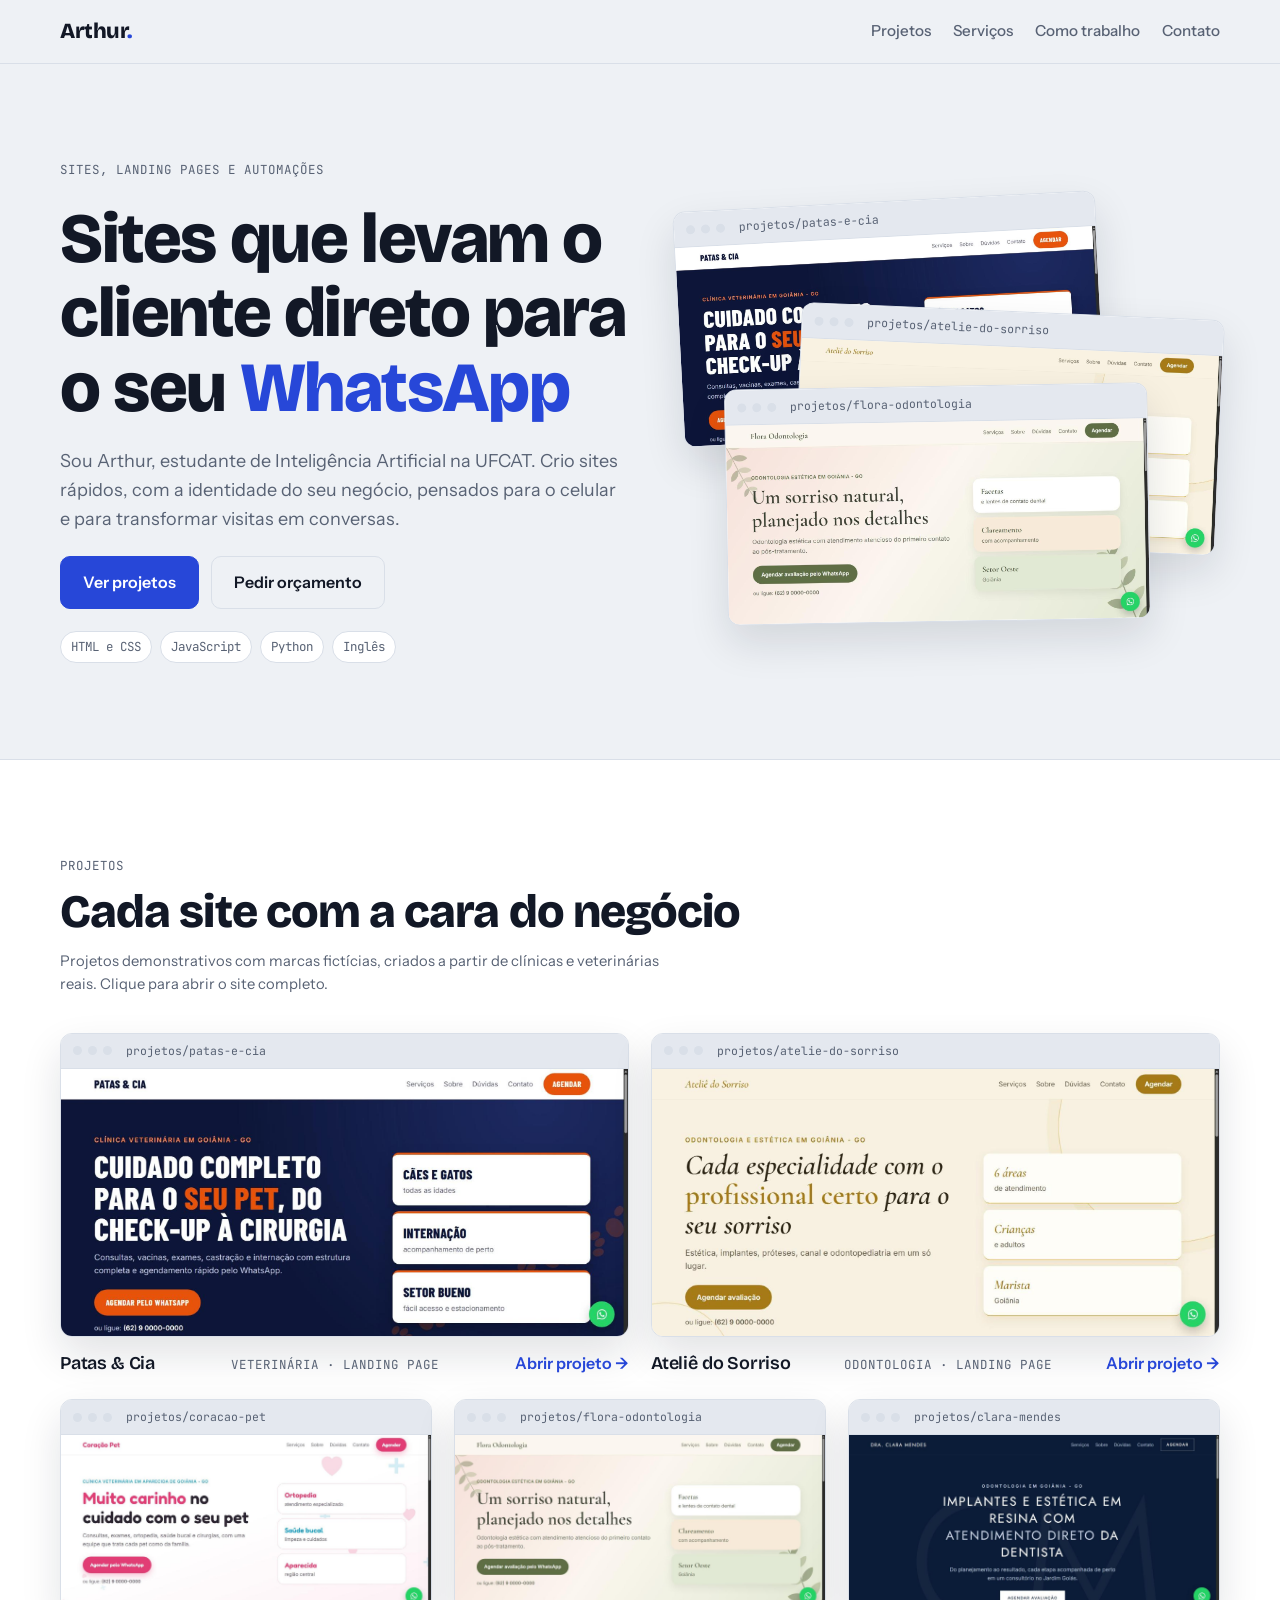
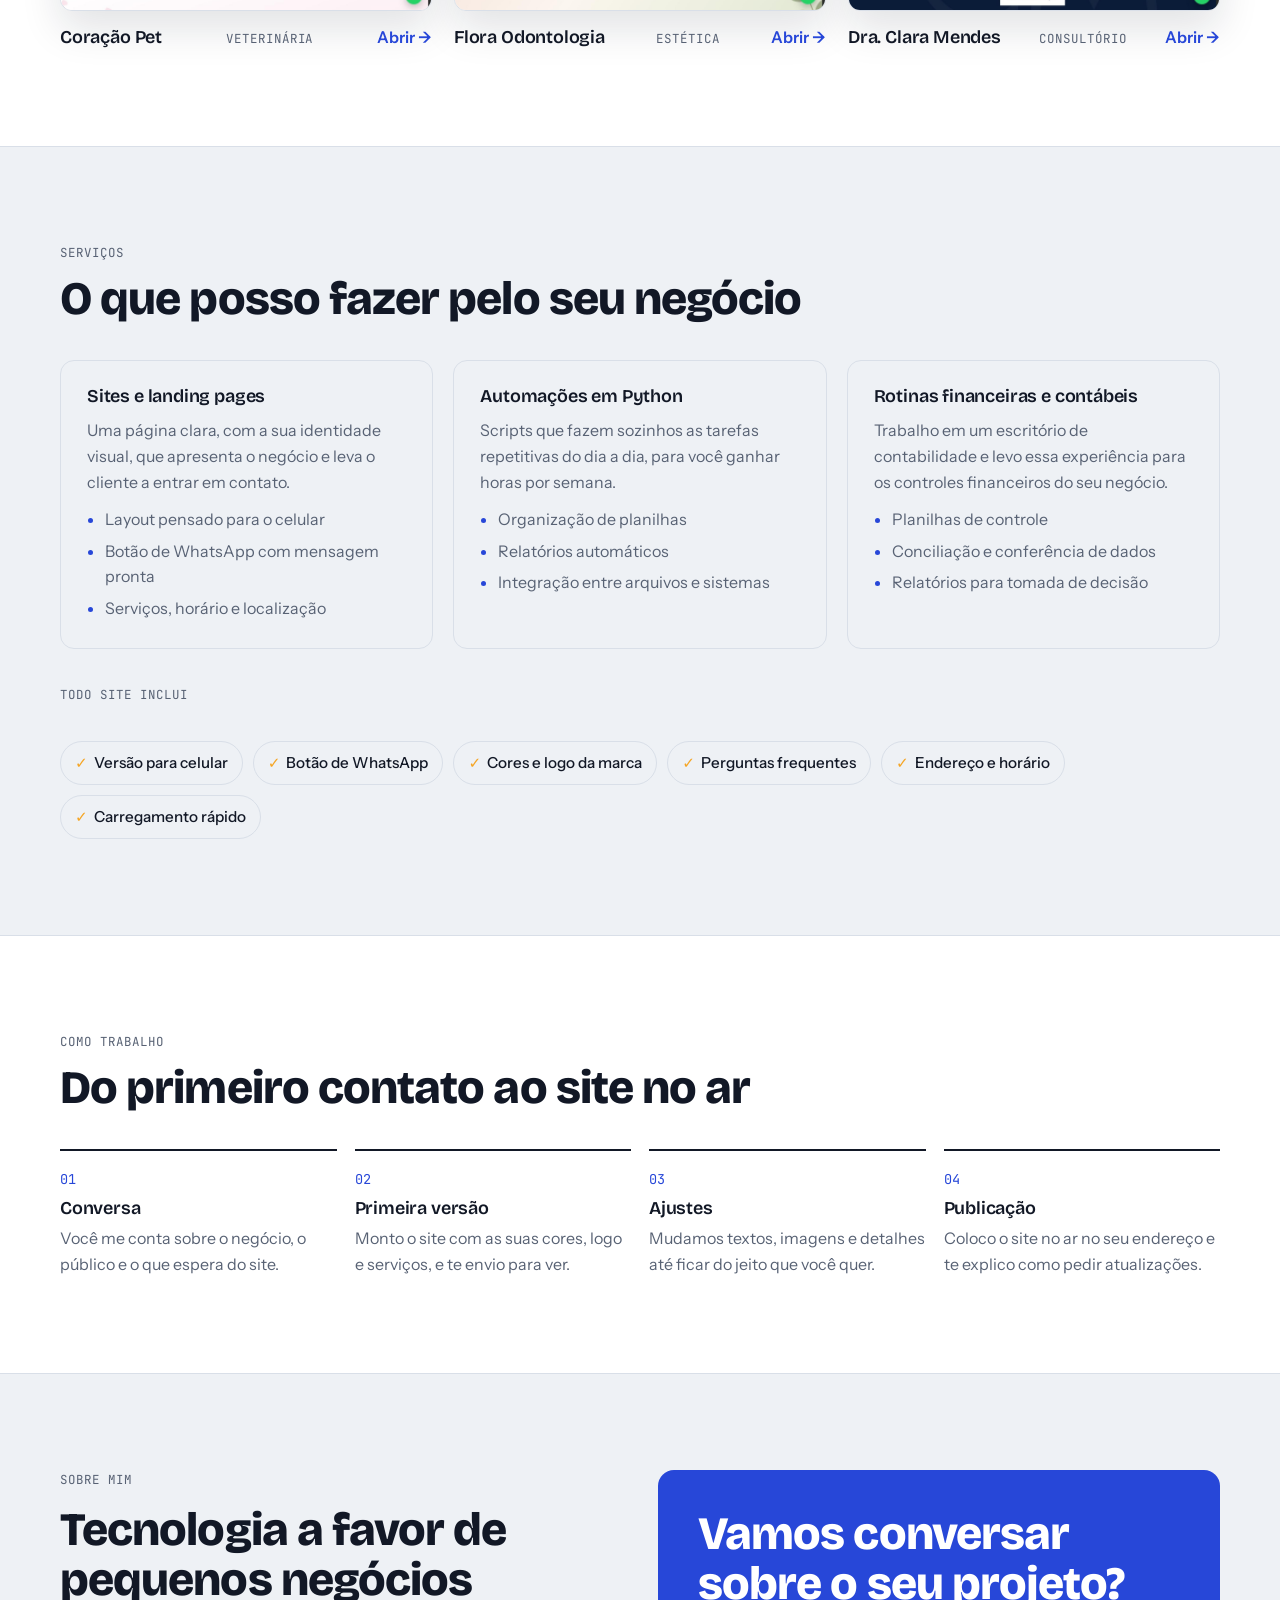
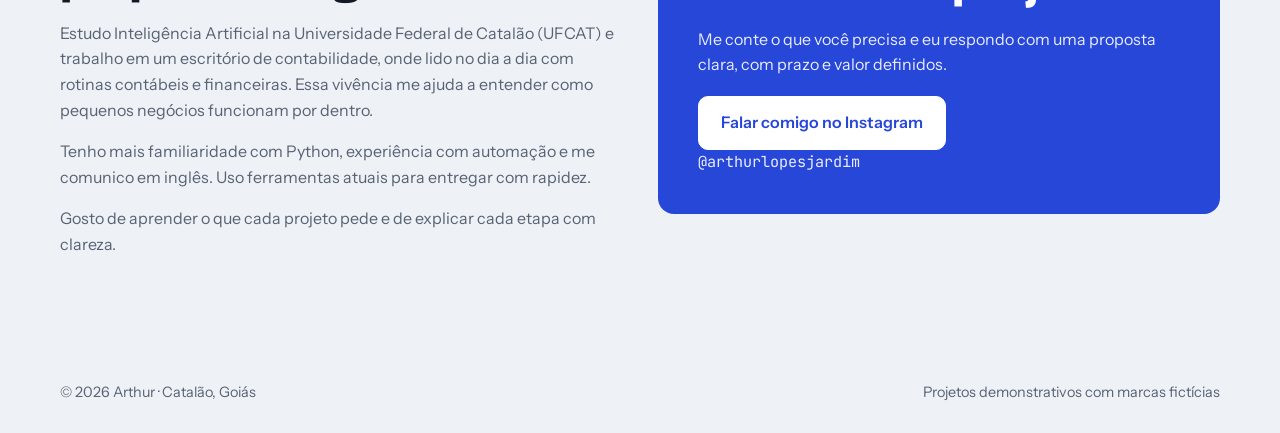
<file: index.html>
<!doctype html>
<html lang="pt-BR">
<head>
<meta charset="utf-8">
<meta name="viewport" content="width=device-width, initial-scale=1, viewport-fit=cover">
<meta name="description" content="Arthur cria sites e landing pages para clínicas e pequenos negócios: rápidos, com a identidade da marca e botão direto para o WhatsApp. Veja cinco projetos completos.">
<meta property="og:type" content="website">
<meta property="og:title" content="Portfólio de Arthur · Sites e landing pages">
<meta property="og:description" content="Sites rápidos, com a identidade do negócio e botão direto para o WhatsApp. Veja cinco projetos completos.">
<meta property="og:image" content="https://arthursites.netlify.app/img/patas-e-cia.jpg">
<meta property="og:url" content="https://arthursites.netlify.app/">
<meta name="twitter:card" content="summary_large_image">
<link rel="icon" href="favicon.svg" type="image/svg+xml">
<title>Portfólio de Arthur</title>
<link rel="preconnect" href="https://fonts.googleapis.com">
<link rel="preconnect" href="https://fonts.gstatic.com" crossorigin>
<link href="https://fonts.googleapis.com/css2?family=Bricolage+Grotesque:opsz,wght@12..96,600;12..96,800&family=Instrument+Sans:wght@400;500;600&family=JetBrains+Mono:wght@400;500&display=swap" rel="stylesheet">
<style>
  /* Vitrine: o trabalho é o protagonista. Texto curto à esquerda, telas reais dos sites à direita,
     e cada projeto apresentado dentro de uma janela de navegador. */
  :root {
    --bg: #eef1f5;
    --surface: #ffffff;
    --ink: #121826;
    --muted: #586274;
    --line: #d9dfe8;
    --accent: #2747d8;
    --accent-ink: #ffffff;
    --sol: #f5a524;
    --chrome: #e4e8ef;

    --display: "Bricolage Grotesque", "Segoe UI", system-ui, sans-serif;
    --body: "Instrument Sans", "Segoe UI", system-ui, sans-serif;
    --mono: "JetBrains Mono", ui-monospace, "Cascadia Mono", Consolas, monospace;

    --step-0: 1rem;
    --step-1: 1.125rem;
    --step-2: clamp(1.4rem, 2.4vw, 1.75rem);
    --step-3: clamp(2rem, 4.2vw, 2.9rem);
    --step-4: clamp(2.4rem, 6vw, 4.4rem);
  }
  @media (prefers-color-scheme: dark) {
    :root:not([data-theme="light"]) {
      --bg: #0d121b; --surface: #151c28; --ink: #e9eef6; --muted: #9ba7b9; --line: #263043;
      --accent: #7f95ff; --accent-ink: #0d121b; --sol: #ffbe55; --chrome: #1d2533;
      color-scheme: dark;
    }
  }
  :root[data-theme="dark"] {
    --bg: #0d121b; --surface: #151c28; --ink: #e9eef6; --muted: #9ba7b9; --line: #263043;
    --accent: #7f95ff; --accent-ink: #0d121b; --sol: #ffbe55; --chrome: #1d2533;
    color-scheme: dark;
  }

  * { box-sizing: border-box; }
  html { scroll-behavior: smooth; }
  @media (prefers-reduced-motion: reduce) { html { scroll-behavior: auto; } * { transition: none !important; } }
  body {
    margin: 0; background: var(--bg); color: var(--ink);
    font-family: var(--body); font-size: var(--step-0); line-height: 1.6;
  }
  h1, h2, h3 { font-family: var(--display); line-height: 1.06; margin: 0; text-wrap: balance; letter-spacing: -.02em; }
  h1 { font-size: var(--step-4); font-weight: 800; }
  h2 { font-size: var(--step-3); font-weight: 800; }
  h3 { font-size: var(--step-1); font-weight: 600; letter-spacing: -.01em; }
  p { margin: 0; color: var(--muted); max-width: 62ch; }
  a { color: inherit; }
  a:focus-visible, button:focus-visible { outline: 3px solid var(--accent); outline-offset: 3px; border-radius: 6px; }

  .faixa { padding-left: max(16px, env(safe-area-inset-left, 0px)); padding-right: max(16px, env(safe-area-inset-right, 0px)); }
  .miolo { width: min(1160px, 100%); margin-inline: auto; }
  .rotulo { font-family: var(--mono); font-size: .78rem; letter-spacing: .08em; text-transform: uppercase; color: var(--muted); }

  /* Topo */
  .topo {
    position: sticky; top: env(safe-area-inset-top, 0px); z-index: 10;
    background: color-mix(in srgb, var(--bg) 88%, transparent); backdrop-filter: blur(10px);
    border-bottom: 1px solid var(--line);
  }
  .topo .miolo { display: flex; align-items: center; gap: 24px; padding-block: 14px; }
  .assinatura { font-family: var(--display); font-weight: 800; font-size: 1.35rem; text-decoration: none; letter-spacing: -.02em; }
  .assinatura span { color: var(--accent); }
  .menu { display: flex; gap: 22px; margin-left: auto; }
  .menu a { text-decoration: none; color: var(--muted); font-weight: 500; font-size: .95rem; }
  .menu a:hover { color: var(--ink); }

  .botao {
    display: inline-flex; align-items: center; gap: 8px; text-decoration: none; font-weight: 600;
    padding: 13px 22px; border-radius: 10px; background: var(--accent); color: var(--accent-ink);
    border: 1px solid var(--accent); transition: transform .15s;
  }
  .botao:hover { transform: translateY(-2px); }
  .botao--vazado { background: transparent; color: var(--ink); border-color: var(--line); }

  /* Abertura */
  .abertura .miolo {
    display: grid; grid-template-columns: 1.05fr 1fr; gap: 48px; align-items: center;
    padding-block: clamp(48px, 8vw, 96px);
  }
  .abertura__texto { display: grid; gap: 22px; min-width: 0; }
  .abertura h1 em { font-style: normal; color: var(--accent); }
  .abertura p { font-size: var(--step-1); }
  .acoes { display: flex; flex-wrap: wrap; gap: 12px; }
  .marcas-pequenas { display: flex; flex-wrap: wrap; gap: 8px; }
  .marcas-pequenas span {
    font-family: var(--mono); font-size: .78rem; padding: 5px 10px; border-radius: 999px;
    border: 1px solid var(--line); color: var(--muted); background: var(--surface);
  }

  /* Janela de navegador que emoldura cada tela */
  .janela { background: var(--surface); border: 1px solid var(--line); border-radius: 12px; overflow: hidden; box-shadow: 0 18px 40px rgba(18, 24, 38, .12); }
  .janela__barra { display: flex; align-items: center; gap: 6px; padding: 8px 12px; background: var(--chrome); border-bottom: 1px solid var(--line); }
  .janela__barra i { width: 9px; height: 9px; border-radius: 50%; background: var(--line); }
  .janela__barra code { margin-left: 8px; font-family: var(--mono); font-size: .72rem; color: var(--muted); white-space: nowrap; overflow: hidden; text-overflow: ellipsis; min-width: 0; }
  .janela img { display: block; width: 100%; height: auto; aspect-ratio: 1568 / 739; object-fit: cover; object-position: top; }

  .leque { position: relative; min-height: 420px; }
  .leque .janela { position: absolute; width: 78%; }
  .leque .janela:nth-child(1) { top: 0; left: 0; transform: rotate(-3deg); }
  .leque .janela:nth-child(2) { top: 26%; right: 0; transform: rotate(2.5deg); }
  .leque .janela:nth-child(3) { bottom: 0; left: 9%; transform: rotate(-1deg); }

  /* Seções */
  .secao .miolo { padding-block: clamp(56px, 8vw, 96px); display: grid; gap: 36px; }
  .secao__cabeca { display: grid; gap: 12px; }
  .secao--clara { background: var(--surface); border-block: 1px solid var(--line); }

  /* Projetos: dois em destaque e três menores */
  .projetos { display: grid; grid-template-columns: repeat(6, 1fr); gap: 22px; }
  .projeto { grid-column: span 2; display: grid; gap: 14px; text-decoration: none; min-width: 0; }
  .projeto:nth-child(-n + 2) { grid-column: span 3; }
  .projeto .janela { transition: transform .2s, box-shadow .2s; }
  .projeto:hover .janela { transform: translateY(-4px); box-shadow: 0 24px 48px rgba(18, 24, 38, .18); }
  .projeto__info { display: flex; justify-content: space-between; align-items: baseline; gap: 12px; flex-wrap: wrap; }
  .projeto__abrir { font-weight: 600; color: var(--accent); white-space: nowrap; }
  .aviso { font-size: .92rem; }

  /* Serviços */
  .servicos { display: grid; grid-template-columns: repeat(3, 1fr); gap: 20px; }
  .servico { display: grid; gap: 12px; align-content: start; padding: 26px; border: 1px solid var(--line); border-radius: 14px; background: var(--bg); }
  .servico ul { margin: 0; padding: 0 0 0 18px; color: var(--muted); display: grid; gap: 6px; }
  .servico li::marker { color: var(--accent); }

  .inclui { display: flex; flex-wrap: wrap; gap: 10px; }
  .inclui span { padding: 9px 14px; border-radius: 999px; background: var(--bg); border: 1px solid var(--line); font-weight: 500; font-size: .95rem; }
  .inclui span b { color: var(--sol); font-weight: 600; margin-right: 6px; }

  /* Como trabalho: a ordem é a informação */
  .passos { list-style: none; margin: 0; padding: 0; display: grid; grid-template-columns: repeat(4, 1fr); gap: 18px; counter-reset: passo; }
  .passos li { counter-increment: passo; display: grid; gap: 8px; align-content: start; padding-top: 18px; border-top: 2px solid var(--ink); }
  .passos li::before { content: counter(passo, decimal-leading-zero); font-family: var(--mono); font-size: .85rem; color: var(--accent); }

  /* Sobre e contato */
  .dupla { display: grid; grid-template-columns: 1fr 1fr; gap: 40px; align-items: start; }
  .sobre { display: grid; gap: 16px; }
  .contato { display: grid; gap: 18px; padding: clamp(24px, 4vw, 40px); border-radius: 16px; background: var(--accent); color: var(--accent-ink); }
  .contato p { color: inherit; opacity: .9; }
  .contato .botao { background: var(--accent-ink); color: var(--accent); border-color: var(--accent-ink); justify-self: start; }
  .contato__dado { display: flex; flex-wrap: wrap; align-items: center; gap: 10px; font-family: var(--mono); font-size: .95rem; }
  .contato__dado button { font: inherit; font-size: .8rem; padding: 6px 10px; border-radius: 8px; border: 1px solid currentColor; background: transparent; color: inherit; cursor: pointer; }

  .rodape .miolo { padding-block: 28px; display: flex; justify-content: space-between; gap: 12px; flex-wrap: wrap; font-size: .9rem; color: var(--muted); }

  /* Reação ao passar o mouse */
  .servico, .servico h3, .inclui span, .passos li, .marcas-pequenas span, .leque .janela {
    transition: transform .22s ease, border-color .22s ease, box-shadow .22s ease, background-color .22s ease, color .22s ease;
  }
  .servico:hover { transform: translateY(-6px); border-color: var(--accent); box-shadow: 0 18px 36px rgba(18, 24, 38, .12); }
  .servico:hover h3 { color: var(--accent); }
  .inclui span:hover { transform: translateY(-3px); border-color: var(--accent); background: var(--surface); }
  .passos li:hover { transform: translateY(-4px); border-top-color: var(--accent); }
  .passos li:hover h3 { color: var(--accent); }
  .marcas-pequenas span:hover { border-color: var(--accent); color: var(--ink); }
  .botao--vazado:hover { border-color: var(--accent); color: var(--accent); }
  .leque .janela:hover { transform: rotate(0deg) scale(1.04); z-index: 2; box-shadow: 0 28px 56px rgba(18, 24, 38, .22); }
  @media (prefers-reduced-motion: reduce) {
    .servico:hover, .inclui span:hover, .passos li:hover, .projeto:hover .janela { transform: none; }
  }

  @media (max-width: 900px) {
    .abertura .miolo, .dupla { grid-template-columns: 1fr; }
    .leque { min-height: 0; aspect-ratio: 4 / 3; max-width: 100%; }
    .servicos { grid-template-columns: 1fr; }
    .passos { grid-template-columns: 1fr 1fr; }
    .projeto, .projeto:nth-child(-n + 2) { grid-column: span 3; }
  }
  @media (max-width: 560px) {
    .menu { display: none; }
    .passos { grid-template-columns: 1fr; }
    .projeto, .projeto:nth-child(-n + 2) { grid-column: 1 / -1; }
  }
</style>
</head>
<body>

<header class="topo faixa">
  <div class="miolo">
    <a class="assinatura" href="#inicio">Arthur<span>.</span></a>
    <nav class="menu" aria-label="Seções">
      <a href="#projetos">Projetos</a>
      <a href="#servicos">Serviços</a>
      <a href="#processo">Como trabalho</a>
      <a href="#contato">Contato</a>
    </nav>
  </div>
</header>

<main id="inicio">
  <section class="abertura faixa">
    <div class="miolo">
      <div class="abertura__texto">
        <span class="rotulo">Sites, landing pages e automações</span>
        <h1>Sites que levam o cliente direto para o seu <em>WhatsApp</em></h1>
        <p>Sou Arthur, estudante de Inteligência Artificial na UFCAT. Crio sites rápidos, com a identidade do seu negócio, pensados para o celular e para transformar visitas em conversas.</p>
        <div class="acoes">
          <a class="botao" href="#projetos">Ver projetos</a>
          <a class="botao botao--vazado" href="#contato">Pedir orçamento</a>
        </div>
        <div class="marcas-pequenas" aria-label="Ferramentas">
          <span>HTML e CSS</span><span>JavaScript</span><span>Python</span><span>Inglês</span>
        </div>
      </div>
      <div class="leque" aria-hidden="true">
        <div class="janela"><div class="janela__barra"><i></i><i></i><i></i><code>projetos/patas-e-cia</code></div><img src="img/patas-e-cia.jpg" alt=""></div>
        <div class="janela"><div class="janela__barra"><i></i><i></i><i></i><code>projetos/atelie-do-sorriso</code></div><img src="img/atelie-do-sorriso.jpg" alt=""></div>
        <div class="janela"><div class="janela__barra"><i></i><i></i><i></i><code>projetos/flora-odontologia</code></div><img src="img/flora-odontologia.jpg" alt=""></div>
      </div>
    </div>
  </section>

  <section class="secao secao--clara faixa" id="projetos">
    <div class="miolo">
      <div class="secao__cabeca">
        <span class="rotulo">Projetos</span>
        <h2>Cada site com a cara do negócio</h2>
        <p class="aviso">Projetos demonstrativos com marcas fictícias, criados a partir de clínicas e veterinárias reais. Clique para abrir o site completo.</p>
      </div>
      <div class="projetos">
        <a class="projeto" href="projetos/patas-e-cia/index.html">
          <div class="janela"><div class="janela__barra"><i></i><i></i><i></i><code>projetos/patas-e-cia</code></div><img src="img/patas-e-cia.jpg" alt="Tela inicial do site da Patas &amp; Cia, clínica veterinária em azul-marinho e laranja"></div>
          <div class="projeto__info"><h3>Patas &amp; Cia</h3><span class="rotulo">Veterinária · Landing page</span><span class="projeto__abrir">Abrir projeto →</span></div>
        </a>
        <a class="projeto" href="projetos/atelie-do-sorriso/index.html">
          <div class="janela"><div class="janela__barra"><i></i><i></i><i></i><code>projetos/atelie-do-sorriso</code></div><img src="img/atelie-do-sorriso.jpg" alt="Tela inicial do site do Ateliê do Sorriso, clínica odontológica em creme e dourado"></div>
          <div class="projeto__info"><h3>Ateliê do Sorriso</h3><span class="rotulo">Odontologia · Landing page</span><span class="projeto__abrir">Abrir projeto →</span></div>
        </a>
        <a class="projeto" href="projetos/coracao-pet/index.html">
          <div class="janela"><div class="janela__barra"><i></i><i></i><i></i><code>projetos/coracao-pet</code></div><img src="img/coracao-pet.jpg" alt="Tela inicial do site da Coração Pet, clínica veterinária em rosa e azul"></div>
          <div class="projeto__info"><h3>Coração Pet</h3><span class="rotulo">Veterinária</span><span class="projeto__abrir">Abrir →</span></div>
        </a>
        <a class="projeto" href="projetos/flora-odontologia/index.html">
          <div class="janela"><div class="janela__barra"><i></i><i></i><i></i><code>projetos/flora-odontologia</code></div><img src="img/flora-odontologia.jpg" alt="Tela inicial do site da Flora Odontologia, em tons pastéis com folhas ao fundo"></div>
          <div class="projeto__info"><h3>Flora Odontologia</h3><span class="rotulo">Estética</span><span class="projeto__abrir">Abrir →</span></div>
        </a>
        <a class="projeto" href="projetos/clara-mendes/index.html">
          <div class="janela"><div class="janela__barra"><i></i><i></i><i></i><code>projetos/clara-mendes</code></div><img src="img/clara-mendes.jpg" alt="Tela inicial do site da Dra. Clara Mendes, consultório em azul-marinho"></div>
          <div class="projeto__info"><h3>Dra. Clara Mendes</h3><span class="rotulo">Consultório</span><span class="projeto__abrir">Abrir →</span></div>
        </a>
      </div>
    </div>
  </section>

  <section class="secao faixa" id="servicos">
    <div class="miolo">
      <div class="secao__cabeca">
        <span class="rotulo">Serviços</span>
        <h2>O que posso fazer pelo seu negócio</h2>
      </div>
      <div class="servicos">
        <article class="servico">
          <h3>Sites e landing pages</h3>
          <p>Uma página clara, com a sua identidade visual, que apresenta o negócio e leva o cliente a entrar em contato.</p>
          <ul><li>Layout pensado para o celular</li><li>Botão de WhatsApp com mensagem pronta</li><li>Serviços, horário e localização</li></ul>
        </article>
        <article class="servico">
          <h3>Automações em Python</h3>
          <p>Scripts que fazem sozinhos as tarefas repetitivas do dia a dia, para você ganhar horas por semana.</p>
          <ul><li>Organização de planilhas</li><li>Relatórios automáticos</li><li>Integração entre arquivos e sistemas</li></ul>
        </article>
        <article class="servico">
          <h3>Rotinas financeiras e contábeis</h3>
          <p>Trabalho em um escritório de contabilidade e levo essa experiência para os controles financeiros do seu negócio.</p>
          <ul><li>Planilhas de controle</li><li>Conciliação e conferência de dados</li><li>Relatórios para tomada de decisão</li></ul>
        </article>
      </div>
      <div class="secao__cabeca">
        <span class="rotulo">Todo site inclui</span>
      </div>
      <div class="inclui">
        <span><b>✓</b>Versão para celular</span>
        <span><b>✓</b>Botão de WhatsApp</span>
        <span><b>✓</b>Cores e logo da marca</span>
        <span><b>✓</b>Perguntas frequentes</span>
        <span><b>✓</b>Endereço e horário</span>
        <span><b>✓</b>Carregamento rápido</span>
      </div>
    </div>
  </section>

  <section class="secao secao--clara faixa" id="processo">
    <div class="miolo">
      <div class="secao__cabeca">
        <span class="rotulo">Como trabalho</span>
        <h2>Do primeiro contato ao site no ar</h2>
      </div>
      <ol class="passos">
        <li><h3>Conversa</h3><p>Você me conta sobre o negócio, o público e o que espera do site.</p></li>
        <li><h3>Primeira versão</h3><p>Monto o site com as suas cores, logo e serviços, e te envio para ver.</p></li>
        <li><h3>Ajustes</h3><p>Mudamos textos, imagens e detalhes até ficar do jeito que você quer.</p></li>
        <li><h3>Publicação</h3><p>Coloco o site no ar no seu endereço e te explico como pedir atualizações.</p></li>
      </ol>
    </div>
  </section>

  <section class="secao faixa" id="contato">
    <div class="miolo dupla">
      <div class="sobre">
        <span class="rotulo">Sobre mim</span>
        <h2>Tecnologia a favor de pequenos negócios</h2>
        <p>Estudo Inteligência Artificial na Universidade Federal de Catalão (UFCAT) e trabalho em um escritório de contabilidade, onde lido no dia a dia com rotinas contábeis e financeiras. Essa vivência me ajuda a entender como pequenos negócios funcionam por dentro.</p>
        <p>Tenho mais familiaridade com Python, experiência com automação e me comunico em inglês. Uso ferramentas atuais para entregar com rapidez.</p>
        <p>Gosto de aprender o que cada projeto pede e de explicar cada etapa com clareza.</p>
      </div>
      <div class="contato">
        <h2>Vamos conversar sobre o seu projeto?</h2>
        <p>Me conte o que você precisa e eu respondo com uma proposta clara, com prazo e valor definidos.</p>
        <div id="contatos"></div>
      </div>
    </div>
  </section>
</main>

<footer class="rodape faixa">
  <div class="miolo">
    <span>© 2026 Arthur · Catalão, Goiás</span>
    <span>Projetos demonstrativos com marcas fictícias</span>
  </div>
</footer>

<script>
  // Preencha para mostrar os contatos na página. Vazio, a página pede para chamar pela plataforma.
  const CONTATO = {
    whatsapp: "", // só números, com DDI e DDD, ex.: 5564999999999
    email: "",
    perfil: "", // link do perfil no Workana ou 99Freelas
    instagram: "arthurlopesjardim", // só o usuário, sem o @
  };

  const caixa = document.getElementById("contatos");
  const partes = [];
  if (CONTATO.instagram) {
    const link = document.createElement("a");
    link.className = "botao";
    link.href = "https://www.instagram.com/" + CONTATO.instagram + "/";
    link.target = "_blank";
    link.rel = "noopener";
    link.textContent = "Falar comigo no Instagram";
    const arroba = document.createElement("p");
    arroba.className = "contato__dado";
    arroba.textContent = "@" + CONTATO.instagram;
    partes.push(link, arroba);
  }
  if (CONTATO.whatsapp) {
    const link = document.createElement("a");
    link.className = "botao";
    link.href = "https://wa.me/" + CONTATO.whatsapp + "?text=" + encodeURIComponent("Olá, Arthur! Vi seu portfólio e quero conversar sobre um projeto.");
    link.target = "_blank";
    link.rel = "noopener";
    link.textContent = "Chamar no WhatsApp";
    partes.push(link);
  }
  if (CONTATO.perfil) {
    const link = document.createElement("a");
    link.className = "botao";
    link.href = CONTATO.perfil;
    link.target = "_blank";
    link.rel = "noopener";
    link.textContent = "Ver meu perfil profissional";
    partes.push(link);
  }
  if (CONTATO.email) {
    const linha = document.createElement("div");
    linha.className = "contato__dado";
    const texto = document.createElement("span");
    texto.textContent = CONTATO.email;
    const copiar = document.createElement("button");
    copiar.type = "button";
    copiar.textContent = "Copiar e-mail";
    copiar.addEventListener("click", () => {
      navigator.clipboard.writeText(CONTATO.email)
        .then(() => { copiar.textContent = "E-mail copiado"; })
        .catch(() => { getSelection().selectAllChildren(texto); });
    });
    linha.append(texto, copiar);
    partes.push(linha);
  }
  if (!partes.length) {
    const aviso = document.createElement("p");
    aviso.textContent = "Me chame pela plataforma em que você encontrou este portfólio.";
    partes.push(aviso);
  }
  caixa.append(...partes);
</script>
</body>
</html>
</file>
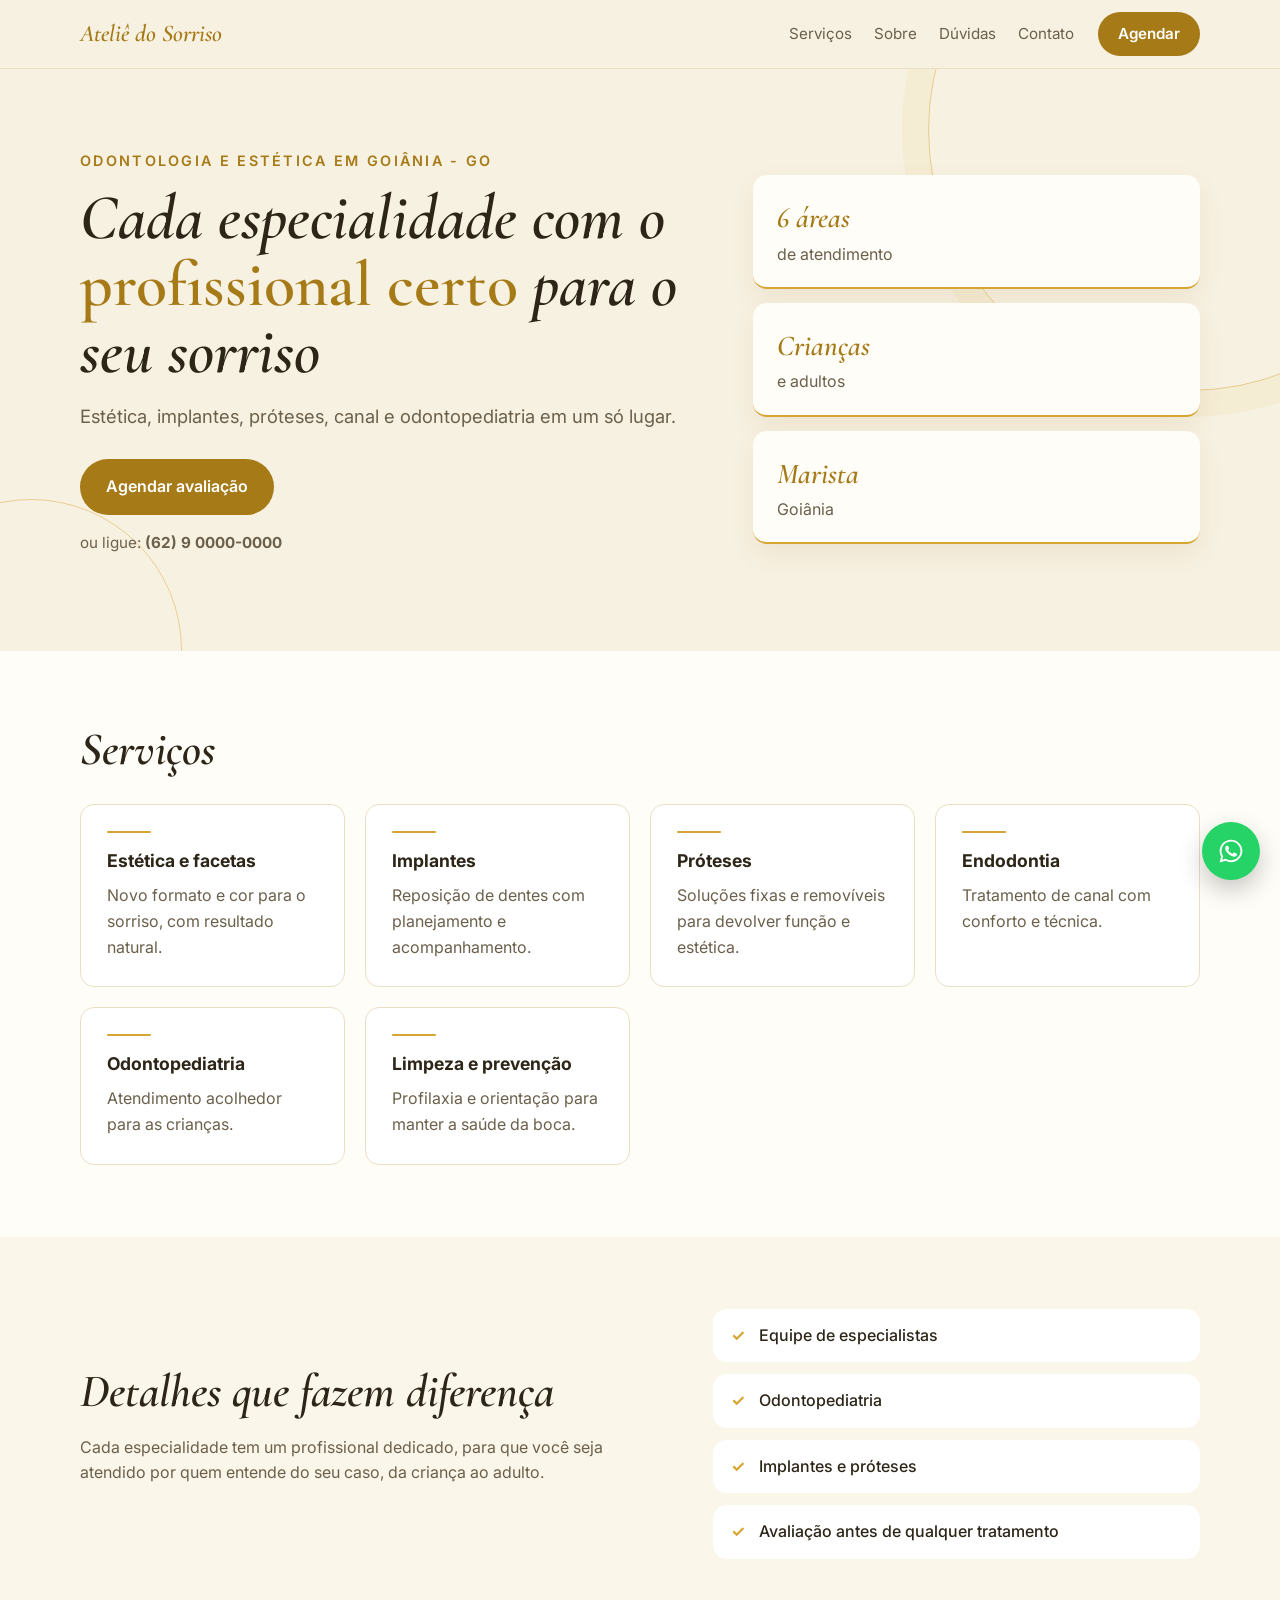
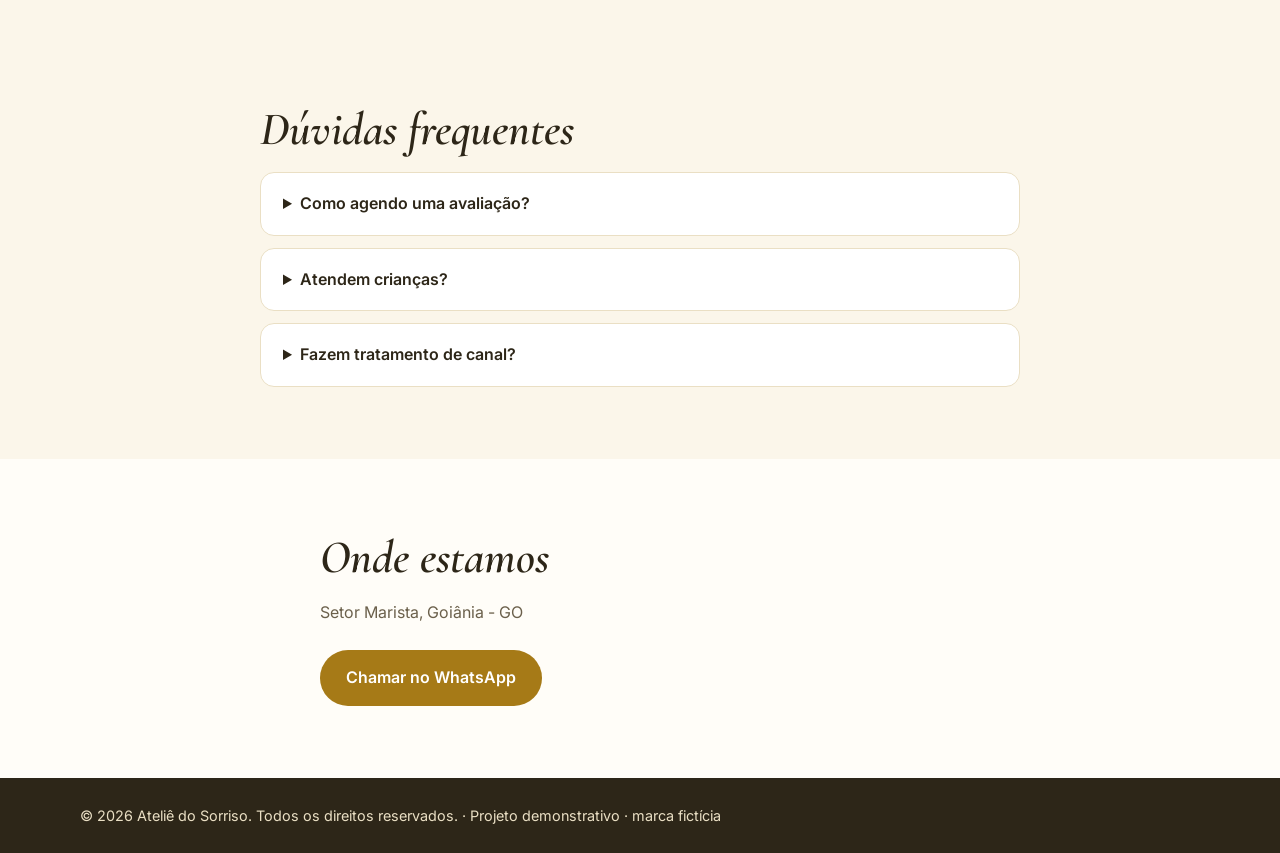
<file: projetos/atelie-do-sorriso/index.html>
<!doctype html>
<html lang="pt-BR">
<head>
  <meta charset="utf-8">
  <meta name="viewport" content="width=device-width, initial-scale=1">
  <meta name="robots" content="noindex"><!-- projeto demonstrativo com marca fictícia: fora dos resultados de busca -->
  <title>Carregando...</title>
  <meta name="description" content="">
  <link rel="preconnect" href="https://fonts.googleapis.com">
  <link rel="preconnect" href="https://fonts.gstatic.com" crossorigin>
  <link href="https://fonts.googleapis.com/css2?family=Inter:wght@400;500;600&family=Cormorant+Garamond:ital,wght@0,600;1,600&display=swap" rel="stylesheet">
  <link rel="stylesheet" href="styles.css">
  <link rel="stylesheet" href="tema.css">
</head>
<body>
  <header class="topo">
    <div class="container topo__linha">
      <a class="marca" href="#inicio" data-nome></a>
      <nav class="menu" aria-label="Principal">
        <a href="#servicos">Serviços</a>
        <a href="#sobre">Sobre</a>
        <a href="#depoimentos">Depoimentos</a>
        <a href="#duvidas">Dúvidas</a>
        <a href="#contato">Contato</a>
      </nav>
      <a class="botao botao--pequeno" data-whatsapp target="_blank" rel="noopener">Agendar</a>
    </div>
  </header>

  <main id="inicio">
    <section class="hero">
      <div class="container hero__grade">
        <div>
          <p class="etiqueta" data-etiqueta></p>
          <h1 data-hero-titulo></h1>
          <p class="hero__sub" data-hero-sub></p>
          <a class="botao" data-whatsapp data-hero-botao target="_blank" rel="noopener"></a>
          <p class="hero__fone">ou ligue: <strong data-telefone></strong></p>
        </div>
        <ul class="destaques" data-destaques></ul>
      </div>
    </section>

    <section class="secao" id="servicos">
      <div class="container">
        <h2>Serviços</h2>
        <div class="cartoes" data-servicos></div>
      </div>
    </section>

    <section class="secao secao--suave" id="sobre">
      <div class="container sobre">
        <div>
          <h2 data-sobre-titulo></h2>
          <p data-sobre-texto></p>
        </div>
        <ul class="lista-check" data-diferenciais></ul>
      </div>
    </section>

    <section class="secao" id="depoimentos">
      <div class="container">
        <h2>O que dizem nossos pacientes</h2>
        <div class="cartoes cartoes--3" data-depoimentos></div>
      </div>
    </section>

    <section class="secao secao--suave" id="duvidas">
      <div class="container container--estreito">
        <h2>Dúvidas frequentes</h2>
        <div data-faq></div>
      </div>
    </section>

    <section class="secao" id="contato">
      <div class="container contato">
        <div>
          <h2>Onde estamos</h2>
          <p data-endereco></p>
          <dl class="horarios" data-horarios></dl>
          <a class="botao" data-whatsapp target="_blank" rel="noopener">Chamar no WhatsApp</a>
        </div>
        <iframe class="mapa" data-mapa title="Mapa com a localização" loading="lazy" referrerpolicy="no-referrer-when-downgrade"></iframe>
      </div>
    </section>
  </main>

  <footer class="rodape">
    <div class="container rodape__linha">
      <span data-rodape></span>
      <a data-instagram target="_blank" rel="noopener">Instagram</a>
    </div>
  </footer>

  <a class="flutuante" data-whatsapp target="_blank" rel="noopener" aria-label="Conversar no WhatsApp">
    <svg viewBox="0 0 32 32" width="28" height="28" aria-hidden="true"><path fill="currentColor" d="M16 3C8.8 3 3 8.8 3 16c0 2.3.6 4.5 1.7 6.4L3 29l6.8-1.8c1.9 1 4 1.6 6.2 1.6 7.2 0 13-5.8 13-13S23.2 3 16 3zm0 23.600c-2 0-3.900-.5-5.600-1.500l-.4-.2-4 1 1.100-3.900-.3-.4C5.700 19.900 5.200 18 5.200 16 5.200 10 10 5.200 16 5.200S26.800 10 26.800 16 22 26.600 16 26.600zm5.900-8c-.3-.2-1.900-.9-2.200-1-.3-.1-.5-.2-.7.2-.2.3-.8 1-1 1.200-.2.2-.4.2-.7.100-.3-.2-1.400-.5-2.600-1.600-1-.9-1.600-1.900-1.800-2.300-.2-.3 0-.5.100-.7l.5-.6c.2-.2.2-.3.3-.5.100-.2.100-.4 0-.6-.100-.2-.7-1.800-1-2.400-.3-.6-.5-.5-.7-.5h-.6c-.2 0-.6.100-.9.4-.3.3-1.200 1.200-1.200 2.800s1.200 3.300 1.400 3.500c.2.2 2.400 3.600 5.700 5 .8.3 1.400.6 1.900.7.8.3 1.500.2 2.100.100.6-.100 1.900-.8 2.200-1.500.3-.8.3-1.400.2-1.500-.100-.2-.3-.200-.6-.400z"/></svg>
  </a>

  <script src="config.js"></script>
  <script src="script.js"></script>
</body>
</html>
</file>
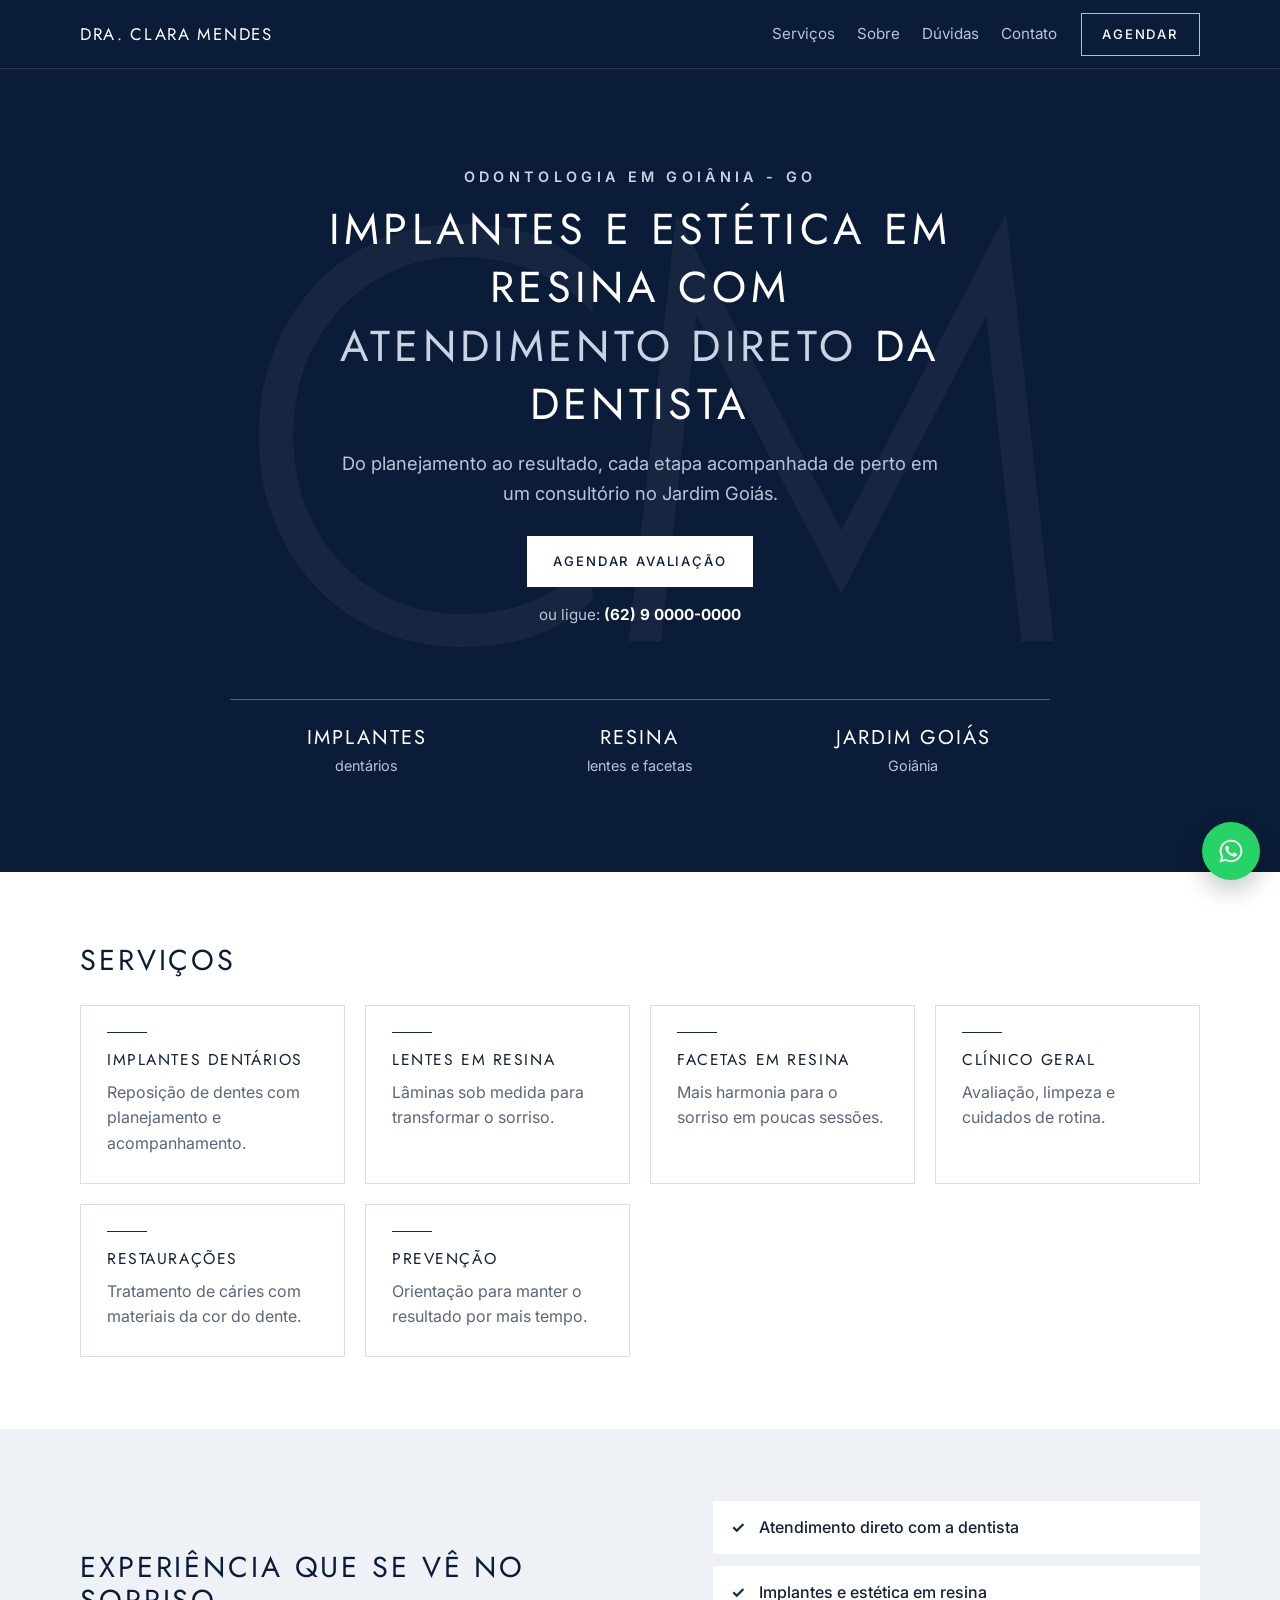
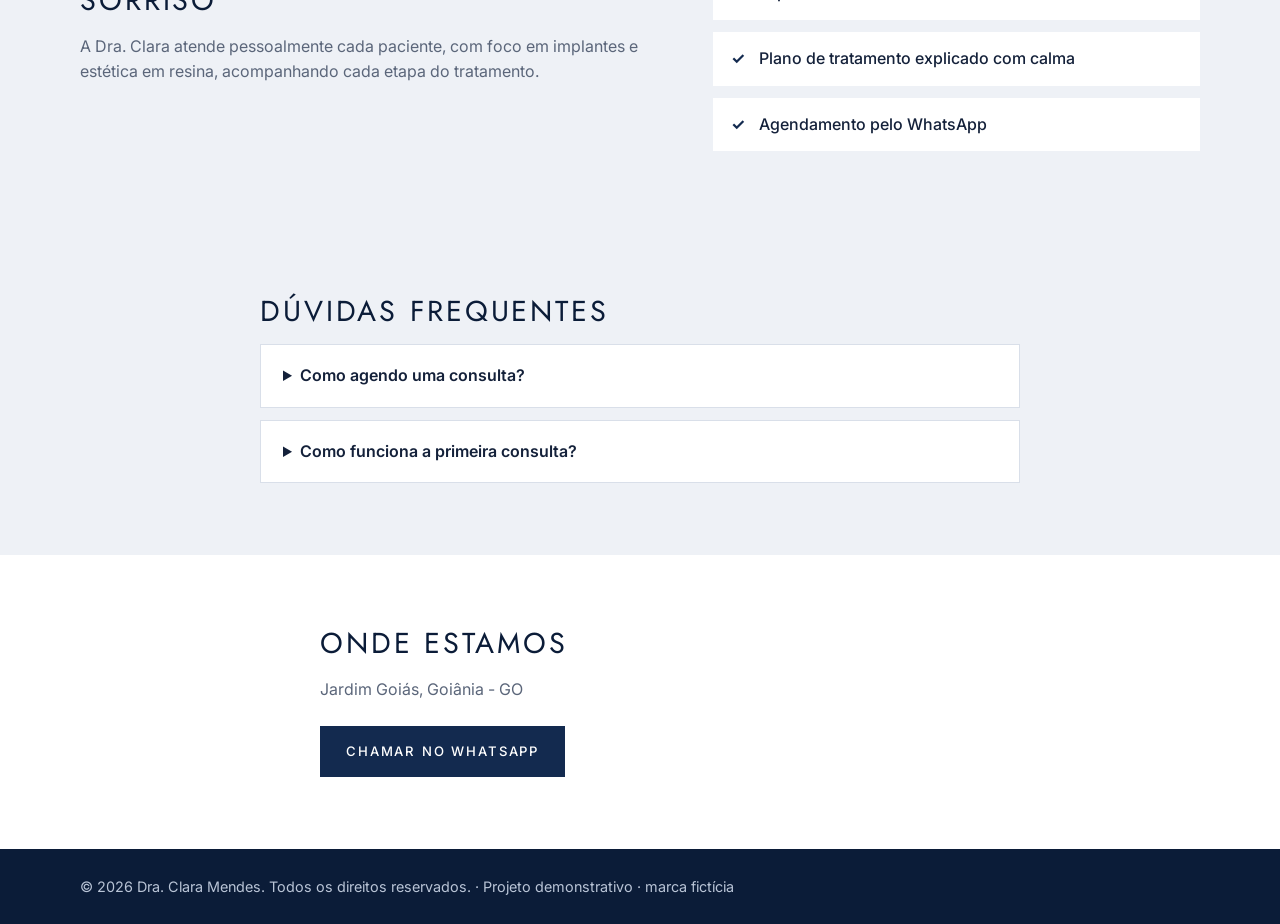
<file: projetos/clara-mendes/index.html>
<!doctype html>
<html lang="pt-BR">
<head>
  <meta charset="utf-8">
  <meta name="viewport" content="width=device-width, initial-scale=1">
  <meta name="robots" content="noindex"><!-- projeto demonstrativo com marca fictícia: fora dos resultados de busca -->
  <title>Carregando...</title>
  <meta name="description" content="">
  <link rel="preconnect" href="https://fonts.googleapis.com">
  <link rel="preconnect" href="https://fonts.gstatic.com" crossorigin>
  <link href="https://fonts.googleapis.com/css2?family=Inter:wght@400;500;600&family=Jost:wght@300;400;500&display=swap" rel="stylesheet">
  <link rel="stylesheet" href="styles.css">
  <link rel="stylesheet" href="tema.css">
</head>
<body>
  <header class="topo">
    <div class="container topo__linha">
      <a class="marca" href="#inicio" data-nome></a>
      <nav class="menu" aria-label="Principal">
        <a href="#servicos">Serviços</a>
        <a href="#sobre">Sobre</a>
        <a href="#depoimentos">Depoimentos</a>
        <a href="#duvidas">Dúvidas</a>
        <a href="#contato">Contato</a>
      </nav>
      <a class="botao botao--pequeno" data-whatsapp target="_blank" rel="noopener">Agendar</a>
    </div>
  </header>

  <main id="inicio">
    <section class="hero">
      <div class="container hero__grade">
        <div>
          <p class="etiqueta" data-etiqueta></p>
          <h1 data-hero-titulo></h1>
          <p class="hero__sub" data-hero-sub></p>
          <a class="botao" data-whatsapp data-hero-botao target="_blank" rel="noopener"></a>
          <p class="hero__fone">ou ligue: <strong data-telefone></strong></p>
        </div>
        <ul class="destaques" data-destaques></ul>
      </div>
    </section>

    <section class="secao" id="servicos">
      <div class="container">
        <h2>Serviços</h2>
        <div class="cartoes" data-servicos></div>
      </div>
    </section>

    <section class="secao secao--suave" id="sobre">
      <div class="container sobre">
        <div>
          <h2 data-sobre-titulo></h2>
          <p data-sobre-texto></p>
        </div>
        <ul class="lista-check" data-diferenciais></ul>
      </div>
    </section>

    <section class="secao" id="depoimentos">
      <div class="container">
        <h2>O que dizem nossos pacientes</h2>
        <div class="cartoes cartoes--3" data-depoimentos></div>
      </div>
    </section>

    <section class="secao secao--suave" id="duvidas">
      <div class="container container--estreito">
        <h2>Dúvidas frequentes</h2>
        <div data-faq></div>
      </div>
    </section>

    <section class="secao" id="contato">
      <div class="container contato">
        <div>
          <h2>Onde estamos</h2>
          <p data-endereco></p>
          <dl class="horarios" data-horarios></dl>
          <a class="botao" data-whatsapp target="_blank" rel="noopener">Chamar no WhatsApp</a>
        </div>
        <iframe class="mapa" data-mapa title="Mapa com a localização" loading="lazy" referrerpolicy="no-referrer-when-downgrade"></iframe>
      </div>
    </section>
  </main>

  <footer class="rodape">
    <div class="container rodape__linha">
      <span data-rodape></span>
      <a data-instagram target="_blank" rel="noopener">Instagram</a>
    </div>
  </footer>

  <a class="flutuante" data-whatsapp target="_blank" rel="noopener" aria-label="Conversar no WhatsApp">
    <svg viewBox="0 0 32 32" width="28" height="28" aria-hidden="true"><path fill="currentColor" d="M16 3C8.8 3 3 8.8 3 16c0 2.3.6 4.5 1.7 6.4L3 29l6.8-1.8c1.9 1 4 1.6 6.2 1.6 7.2 0 13-5.8 13-13S23.2 3 16 3zm0 23.600c-2 0-3.900-.5-5.600-1.500l-.4-.2-4 1 1.100-3.900-.3-.4C5.700 19.900 5.200 18 5.200 16 5.200 10 10 5.200 16 5.200S26.800 10 26.800 16 22 26.600 16 26.600zm5.900-8c-.3-.2-1.900-.9-2.200-1-.3-.1-.5-.2-.7.2-.2.3-.8 1-1 1.200-.2.2-.4.2-.7.100-.3-.2-1.400-.5-2.600-1.600-1-.9-1.600-1.900-1.800-2.300-.2-.3 0-.5.100-.7l.5-.6c.2-.2.2-.3.3-.5.100-.2.100-.4 0-.6-.100-.2-.7-1.800-1-2.400-.3-.6-.5-.5-.7-.5h-.6c-.2 0-.6.100-.9.4-.3.3-1.200 1.200-1.200 2.800s1.200 3.300 1.400 3.500c.2.2 2.400 3.600 5.700 5 .8.3 1.400.6 1.900.7.8.3 1.500.2 2.100.100.6-.100 1.900-.8 2.200-1.500.3-.8.3-1.400.2-1.500-.100-.2-.3-.200-.6-.400z"/></svg>
  </a>

  <script src="config.js"></script>
  <script src="script.js"></script>
</body>
</html>
</file>
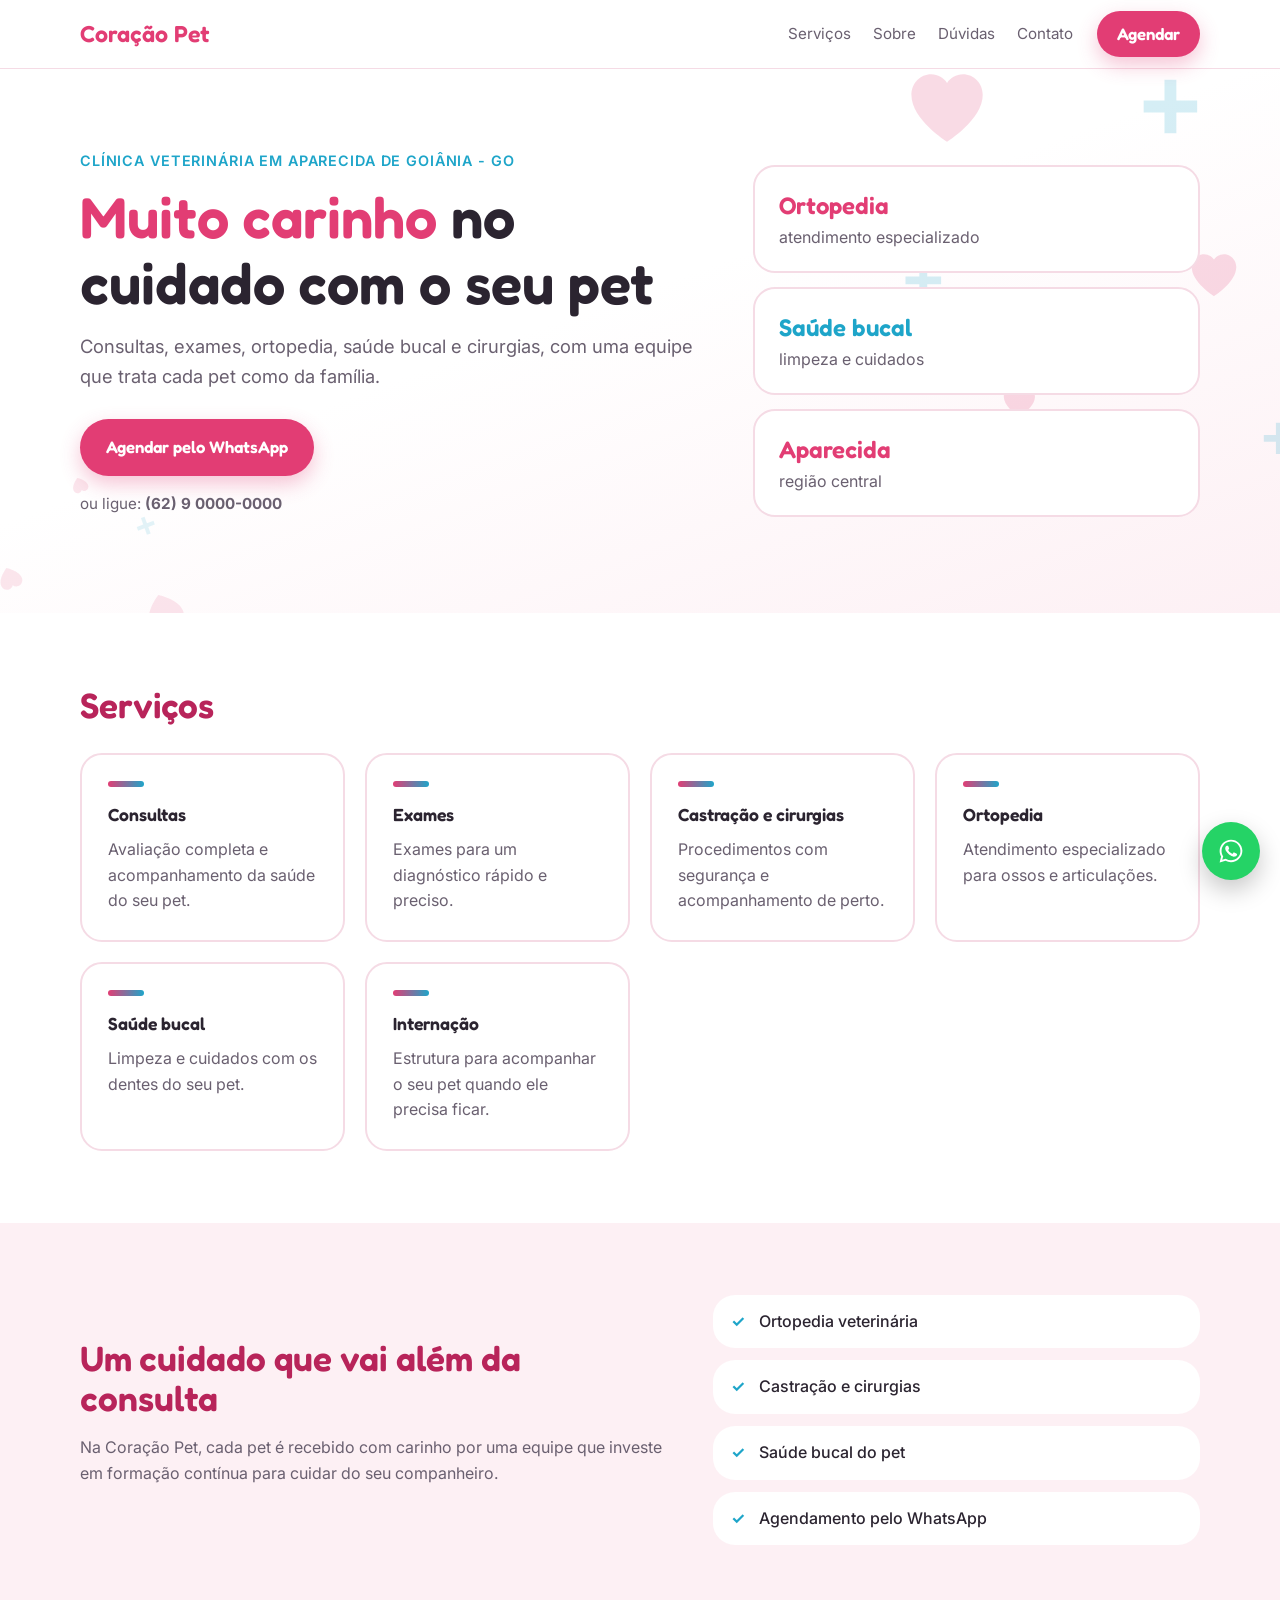
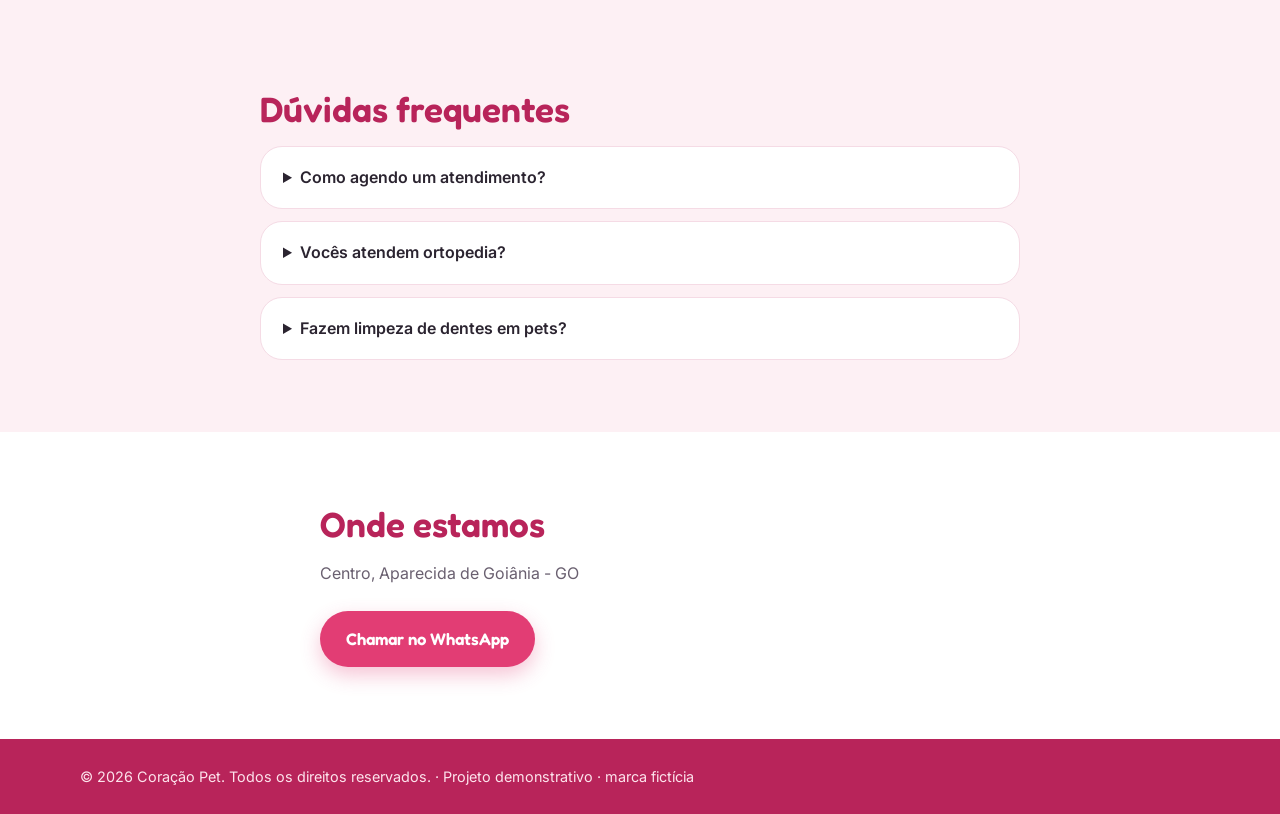
<file: projetos/coracao-pet/index.html>
<!doctype html>
<html lang="pt-BR">
<head>
  <meta charset="utf-8">
  <meta name="viewport" content="width=device-width, initial-scale=1">
  <meta name="robots" content="noindex"><!-- projeto demonstrativo com marca fictícia: fora dos resultados de busca -->
  <title>Carregando...</title>
  <meta name="description" content="">
  <link rel="preconnect" href="https://fonts.googleapis.com">
  <link rel="preconnect" href="https://fonts.gstatic.com" crossorigin>
  <link href="https://fonts.googleapis.com/css2?family=Inter:wght@400;500;600&family=Fredoka:wght@500;600;700&display=swap" rel="stylesheet">
  <link rel="stylesheet" href="styles.css">
  <link rel="stylesheet" href="tema.css">
</head>
<body>
  <header class="topo">
    <div class="container topo__linha">
      <a class="marca" href="#inicio" data-nome></a>
      <nav class="menu" aria-label="Principal">
        <a href="#servicos">Serviços</a>
        <a href="#sobre">Sobre</a>
        <a href="#depoimentos">Depoimentos</a>
        <a href="#duvidas">Dúvidas</a>
        <a href="#contato">Contato</a>
      </nav>
      <a class="botao botao--pequeno" data-whatsapp target="_blank" rel="noopener">Agendar</a>
    </div>
  </header>

  <main id="inicio">
    <section class="hero">
      <div class="container hero__grade">
        <div>
          <p class="etiqueta" data-etiqueta></p>
          <h1 data-hero-titulo></h1>
          <p class="hero__sub" data-hero-sub></p>
          <a class="botao" data-whatsapp data-hero-botao target="_blank" rel="noopener"></a>
          <p class="hero__fone">ou ligue: <strong data-telefone></strong></p>
        </div>
        <ul class="destaques" data-destaques></ul>
      </div>
    </section>

    <section class="secao" id="servicos">
      <div class="container">
        <h2>Serviços</h2>
        <div class="cartoes" data-servicos></div>
      </div>
    </section>

    <section class="secao secao--suave" id="sobre">
      <div class="container sobre">
        <div>
          <h2 data-sobre-titulo></h2>
          <p data-sobre-texto></p>
        </div>
        <ul class="lista-check" data-diferenciais></ul>
      </div>
    </section>

    <section class="secao" id="depoimentos">
      <div class="container">
        <h2>O que dizem nossos pacientes</h2>
        <div class="cartoes cartoes--3" data-depoimentos></div>
      </div>
    </section>

    <section class="secao secao--suave" id="duvidas">
      <div class="container container--estreito">
        <h2>Dúvidas frequentes</h2>
        <div data-faq></div>
      </div>
    </section>

    <section class="secao" id="contato">
      <div class="container contato">
        <div>
          <h2>Onde estamos</h2>
          <p data-endereco></p>
          <dl class="horarios" data-horarios></dl>
          <a class="botao" data-whatsapp target="_blank" rel="noopener">Chamar no WhatsApp</a>
        </div>
        <iframe class="mapa" data-mapa title="Mapa com a localização" loading="lazy" referrerpolicy="no-referrer-when-downgrade"></iframe>
      </div>
    </section>
  </main>

  <footer class="rodape">
    <div class="container rodape__linha">
      <span data-rodape></span>
      <a data-instagram target="_blank" rel="noopener">Instagram</a>
    </div>
  </footer>

  <a class="flutuante" data-whatsapp target="_blank" rel="noopener" aria-label="Conversar no WhatsApp">
    <svg viewBox="0 0 32 32" width="28" height="28" aria-hidden="true"><path fill="currentColor" d="M16 3C8.8 3 3 8.8 3 16c0 2.3.6 4.5 1.7 6.4L3 29l6.8-1.8c1.9 1 4 1.6 6.2 1.6 7.2 0 13-5.8 13-13S23.2 3 16 3zm0 23.600c-2 0-3.900-.5-5.600-1.500l-.4-.2-4 1 1.100-3.900-.3-.4C5.700 19.900 5.200 18 5.200 16 5.200 10 10 5.200 16 5.200S26.800 10 26.800 16 22 26.600 16 26.600zm5.900-8c-.3-.2-1.900-.9-2.200-1-.3-.1-.5-.2-.7.2-.2.3-.8 1-1 1.200-.2.2-.4.2-.7.100-.3-.2-1.400-.5-2.600-1.600-1-.9-1.600-1.900-1.800-2.300-.2-.3 0-.5.100-.7l.5-.6c.2-.2.2-.3.3-.5.100-.2.100-.4 0-.6-.100-.2-.7-1.800-1-2.400-.3-.6-.5-.5-.7-.5h-.6c-.2 0-.6.100-.9.4-.3.3-1.200 1.200-1.200 2.800s1.200 3.300 1.400 3.500c.2.2 2.400 3.600 5.700 5 .8.3 1.400.6 1.900.7.8.3 1.500.2 2.100.100.6-.100 1.900-.8 2.200-1.500.3-.8.3-1.400.2-1.500-.100-.2-.3-.200-.6-.400z"/></svg>
  </a>

  <script src="config.js"></script>
  <script src="script.js"></script>
</body>
</html>
</file>
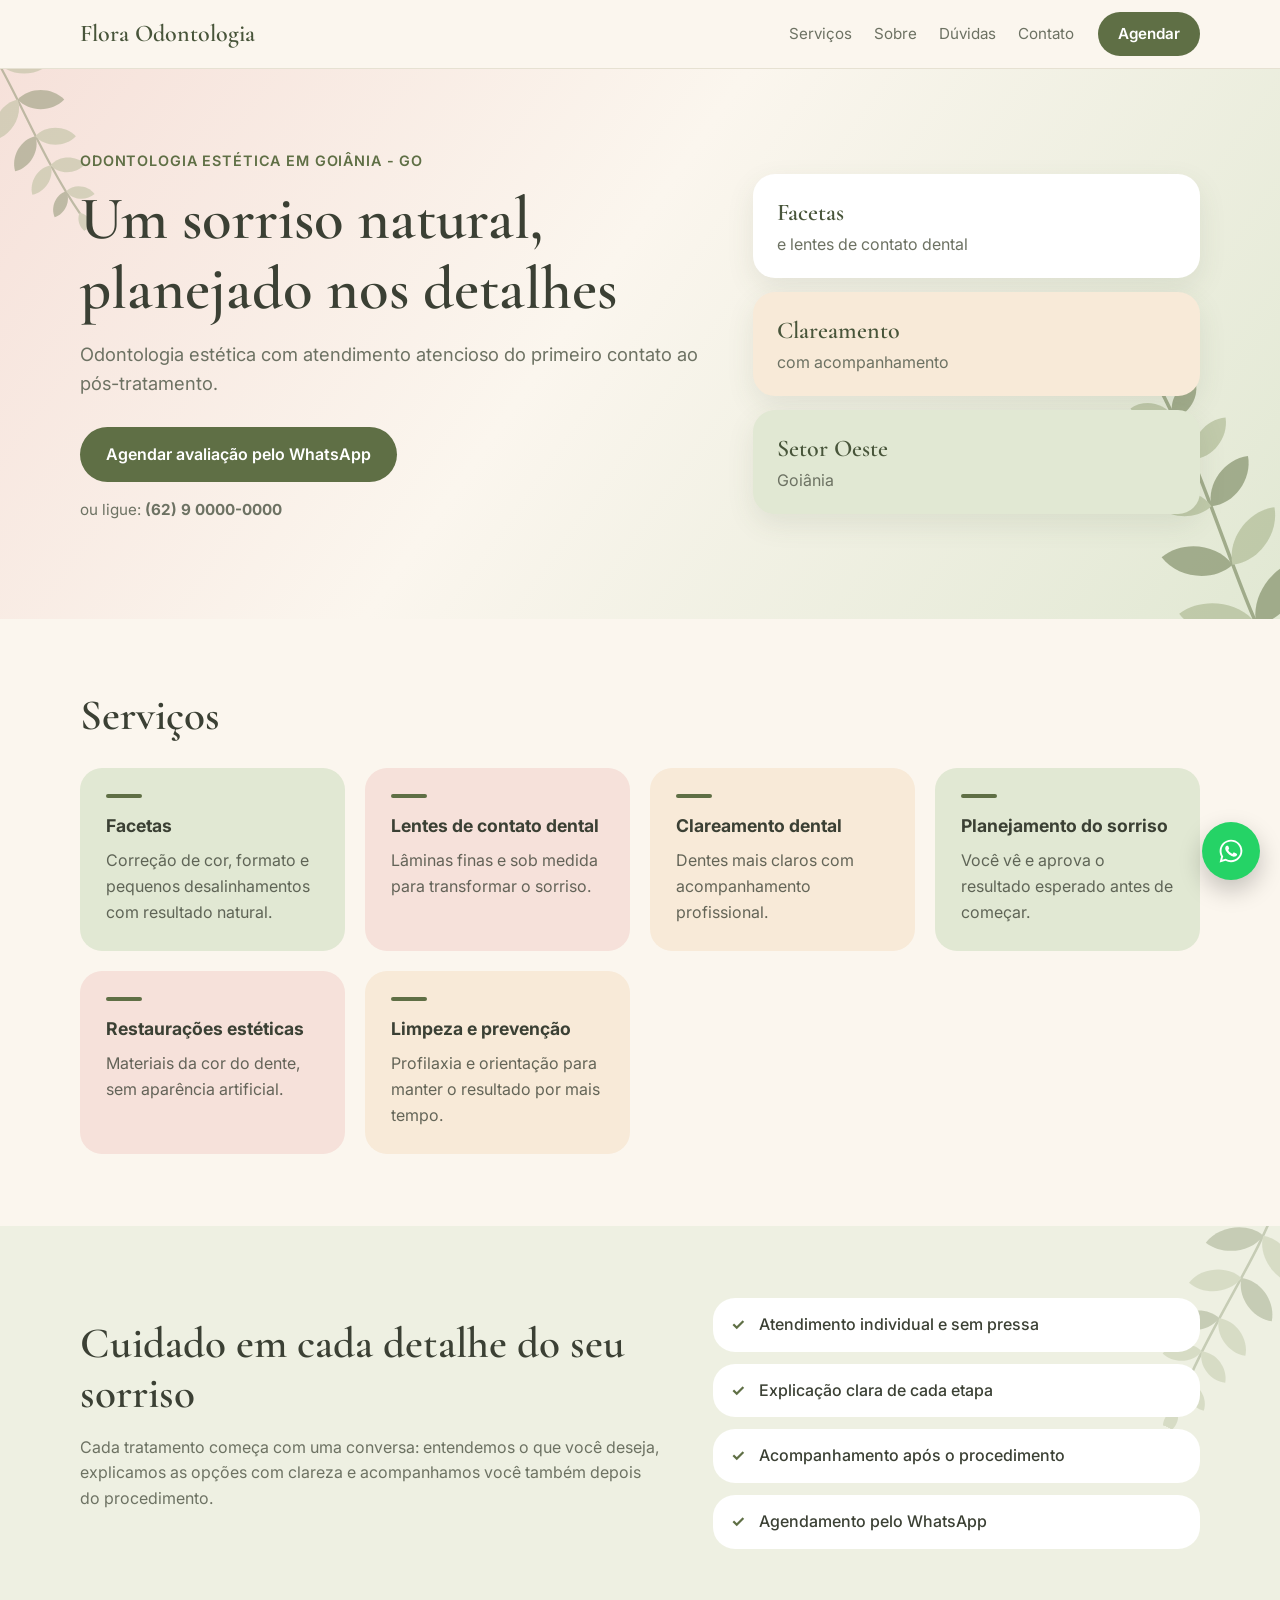
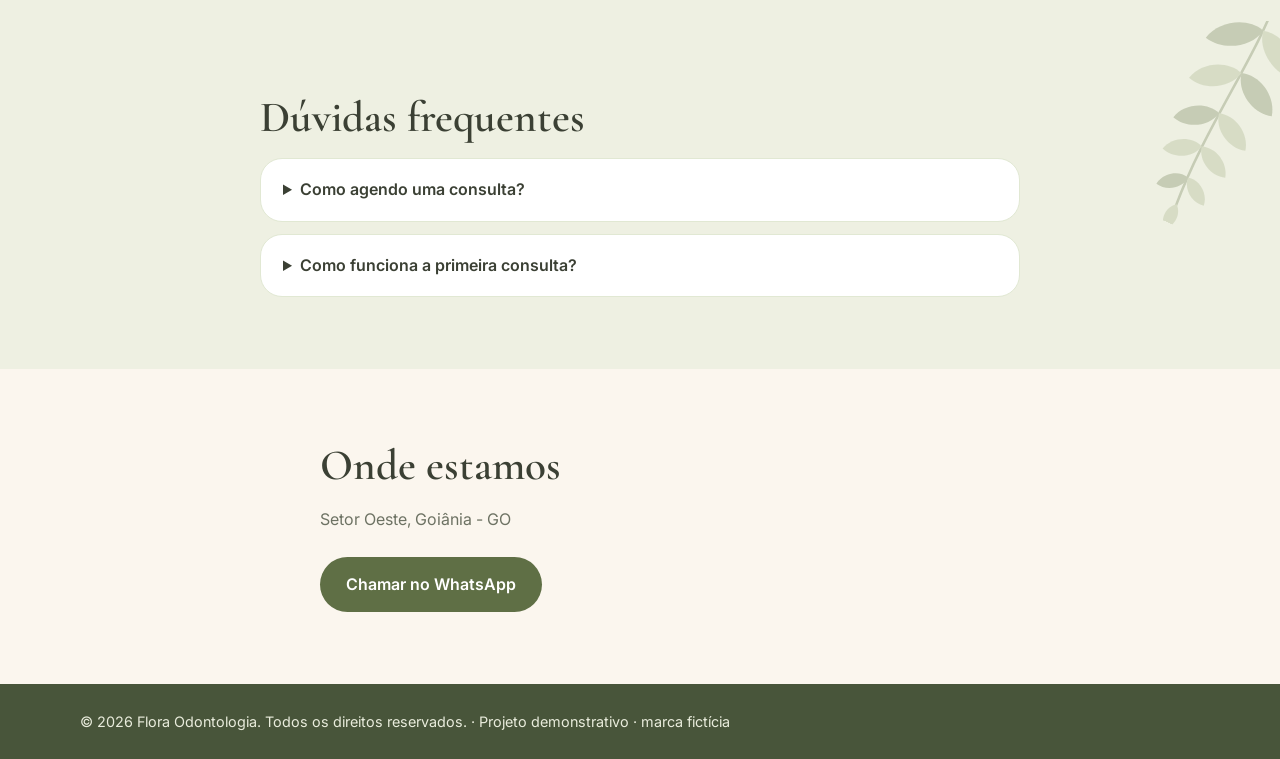
<file: projetos/flora-odontologia/index.html>
<!doctype html>
<html lang="pt-BR">
<head>
  <meta charset="utf-8">
  <meta name="viewport" content="width=device-width, initial-scale=1">
  <meta name="robots" content="noindex"><!-- projeto demonstrativo com marca fictícia: fora dos resultados de busca -->
  <title>Carregando...</title>
  <meta name="description" content="">
  <link rel="preconnect" href="https://fonts.googleapis.com">
  <link rel="preconnect" href="https://fonts.gstatic.com" crossorigin>
  <link href="https://fonts.googleapis.com/css2?family=Inter:wght@400;500;600&family=Cormorant+Garamond:wght@500;600&display=swap" rel="stylesheet">
  <link rel="stylesheet" href="styles.css">
  <link rel="stylesheet" href="tema.css">
</head>
<body>
  <header class="topo">
    <div class="container topo__linha">
      <a class="marca" href="#inicio" data-nome></a>
      <nav class="menu" aria-label="Principal">
        <a href="#servicos">Serviços</a>
        <a href="#sobre">Sobre</a>
        <a href="#depoimentos">Depoimentos</a>
        <a href="#duvidas">Dúvidas</a>
        <a href="#contato">Contato</a>
      </nav>
      <a class="botao botao--pequeno" data-whatsapp target="_blank" rel="noopener">Agendar</a>
    </div>
  </header>

  <main id="inicio">
    <section class="hero">
      <div class="container hero__grade">
        <div>
          <p class="etiqueta" data-etiqueta></p>
          <h1 data-hero-titulo></h1>
          <p class="hero__sub" data-hero-sub></p>
          <a class="botao" data-whatsapp data-hero-botao target="_blank" rel="noopener"></a>
          <p class="hero__fone">ou ligue: <strong data-telefone></strong></p>
        </div>
        <ul class="destaques" data-destaques></ul>
      </div>
    </section>

    <section class="secao" id="servicos">
      <div class="container">
        <h2>Serviços</h2>
        <div class="cartoes" data-servicos></div>
      </div>
    </section>

    <section class="secao secao--suave" id="sobre">
      <div class="container sobre">
        <div>
          <h2 data-sobre-titulo></h2>
          <p data-sobre-texto></p>
        </div>
        <ul class="lista-check" data-diferenciais></ul>
      </div>
    </section>

    <section class="secao" id="depoimentos">
      <div class="container">
        <h2>O que dizem nossos pacientes</h2>
        <div class="cartoes cartoes--3" data-depoimentos></div>
      </div>
    </section>

    <section class="secao secao--suave" id="duvidas">
      <div class="container container--estreito">
        <h2>Dúvidas frequentes</h2>
        <div data-faq></div>
      </div>
    </section>

    <section class="secao" id="contato">
      <div class="container contato">
        <div>
          <h2>Onde estamos</h2>
          <p data-endereco></p>
          <dl class="horarios" data-horarios></dl>
          <a class="botao" data-whatsapp target="_blank" rel="noopener">Chamar no WhatsApp</a>
        </div>
        <iframe class="mapa" data-mapa title="Mapa com a localização" loading="lazy" referrerpolicy="no-referrer-when-downgrade"></iframe>
      </div>
    </section>
  </main>

  <footer class="rodape">
    <div class="container rodape__linha">
      <span data-rodape></span>
      <a data-instagram target="_blank" rel="noopener">Instagram</a>
    </div>
  </footer>

  <a class="flutuante" data-whatsapp target="_blank" rel="noopener" aria-label="Conversar no WhatsApp">
    <svg viewBox="0 0 32 32" width="28" height="28" aria-hidden="true"><path fill="currentColor" d="M16 3C8.8 3 3 8.8 3 16c0 2.3.6 4.5 1.7 6.4L3 29l6.8-1.8c1.9 1 4 1.6 6.2 1.6 7.2 0 13-5.8 13-13S23.2 3 16 3zm0 23.600c-2 0-3.900-.5-5.600-1.500l-.4-.2-4 1 1.100-3.900-.3-.4C5.700 19.900 5.200 18 5.200 16 5.200 10 10 5.200 16 5.200S26.800 10 26.800 16 22 26.600 16 26.600zm5.900-8c-.3-.2-1.900-.9-2.200-1-.3-.1-.5-.2-.7.2-.2.3-.8 1-1 1.200-.2.2-.4.2-.7.100-.3-.2-1.400-.5-2.600-1.600-1-.9-1.600-1.900-1.800-2.300-.2-.3 0-.5.100-.7l.5-.6c.2-.2.2-.3.3-.5.100-.2.100-.4 0-.6-.100-.2-.7-1.800-1-2.400-.3-.6-.5-.5-.7-.5h-.6c-.2 0-.6.100-.9.4-.3.3-1.200 1.200-1.200 2.800s1.200 3.300 1.400 3.500c.2.2 2.400 3.600 5.700 5 .8.3 1.400.6 1.900.7.8.3 1.500.2 2.100.100.6-.100 1.900-.8 2.200-1.500.3-.8.3-1.400.2-1.500-.100-.2-.3-.200-.6-.400z"/></svg>
  </a>

  <script src="config.js"></script>
  <script src="script.js"></script>
</body>
</html>
</file>
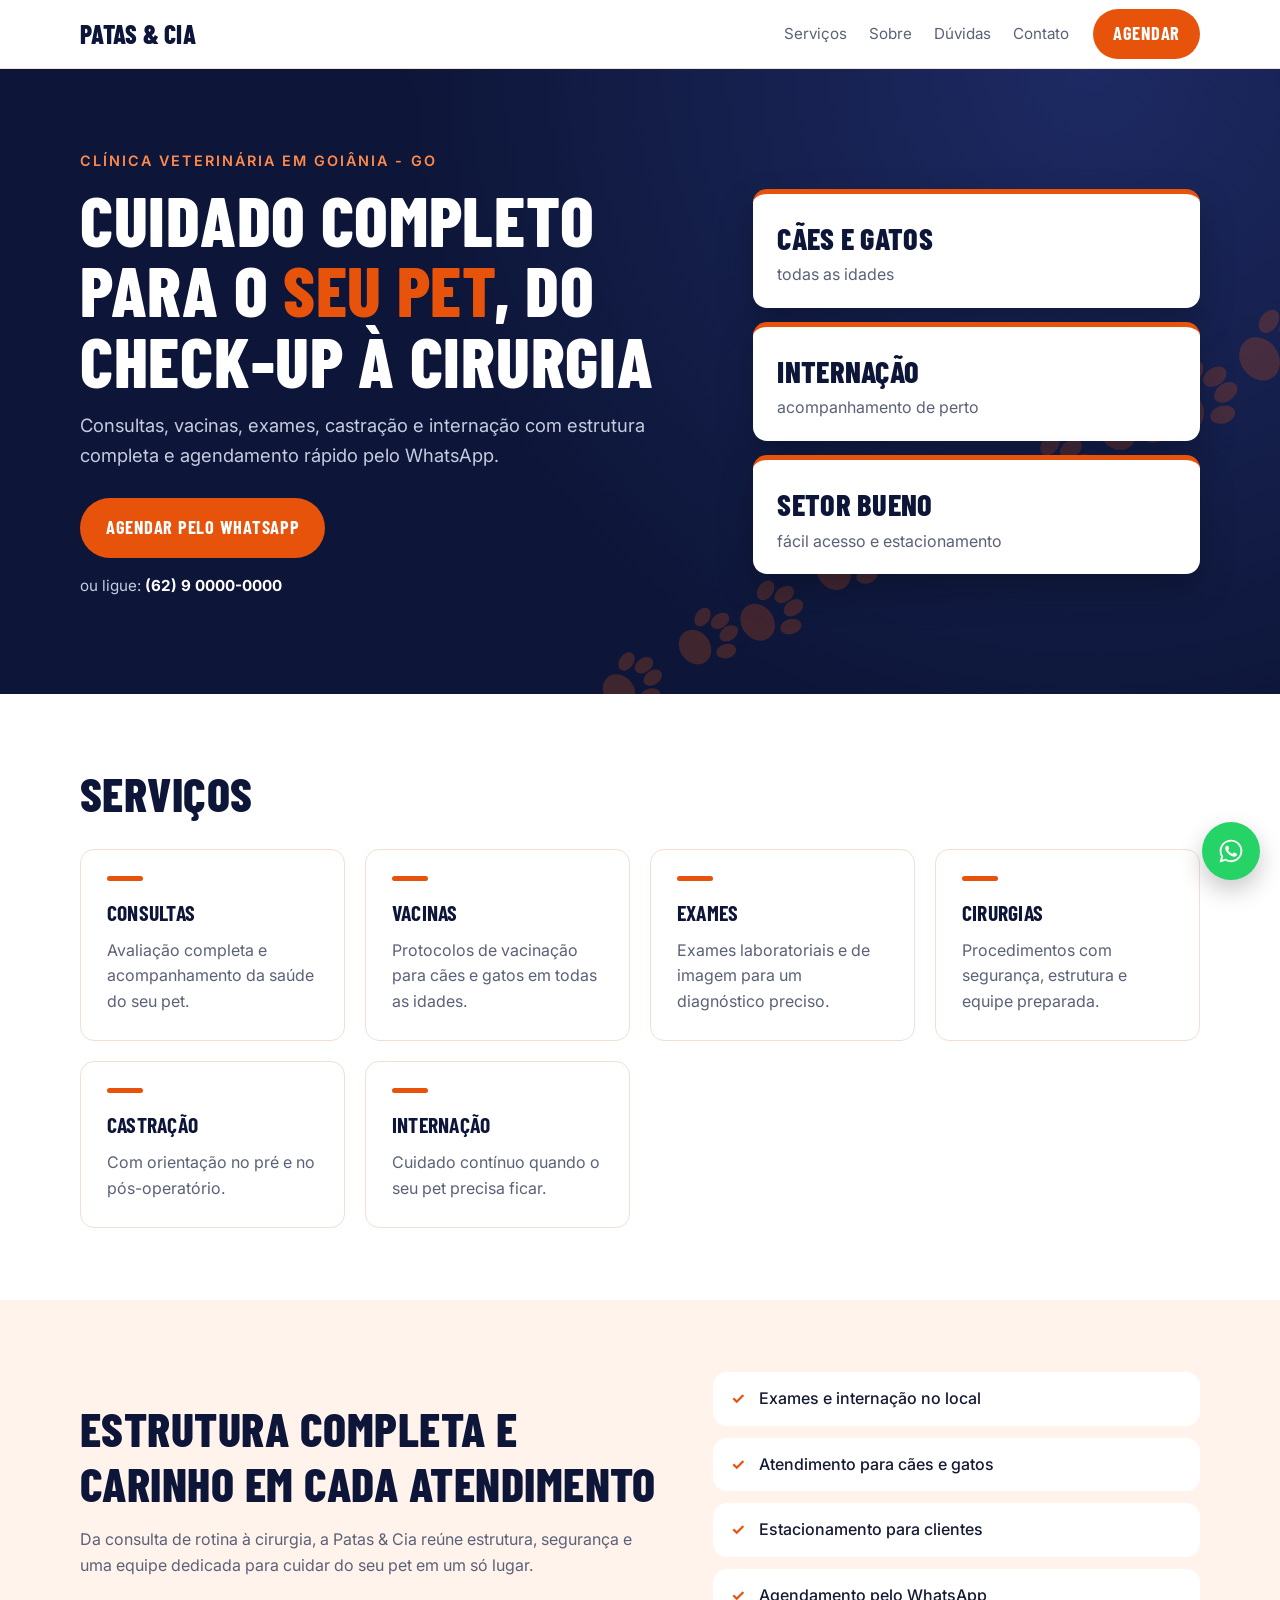
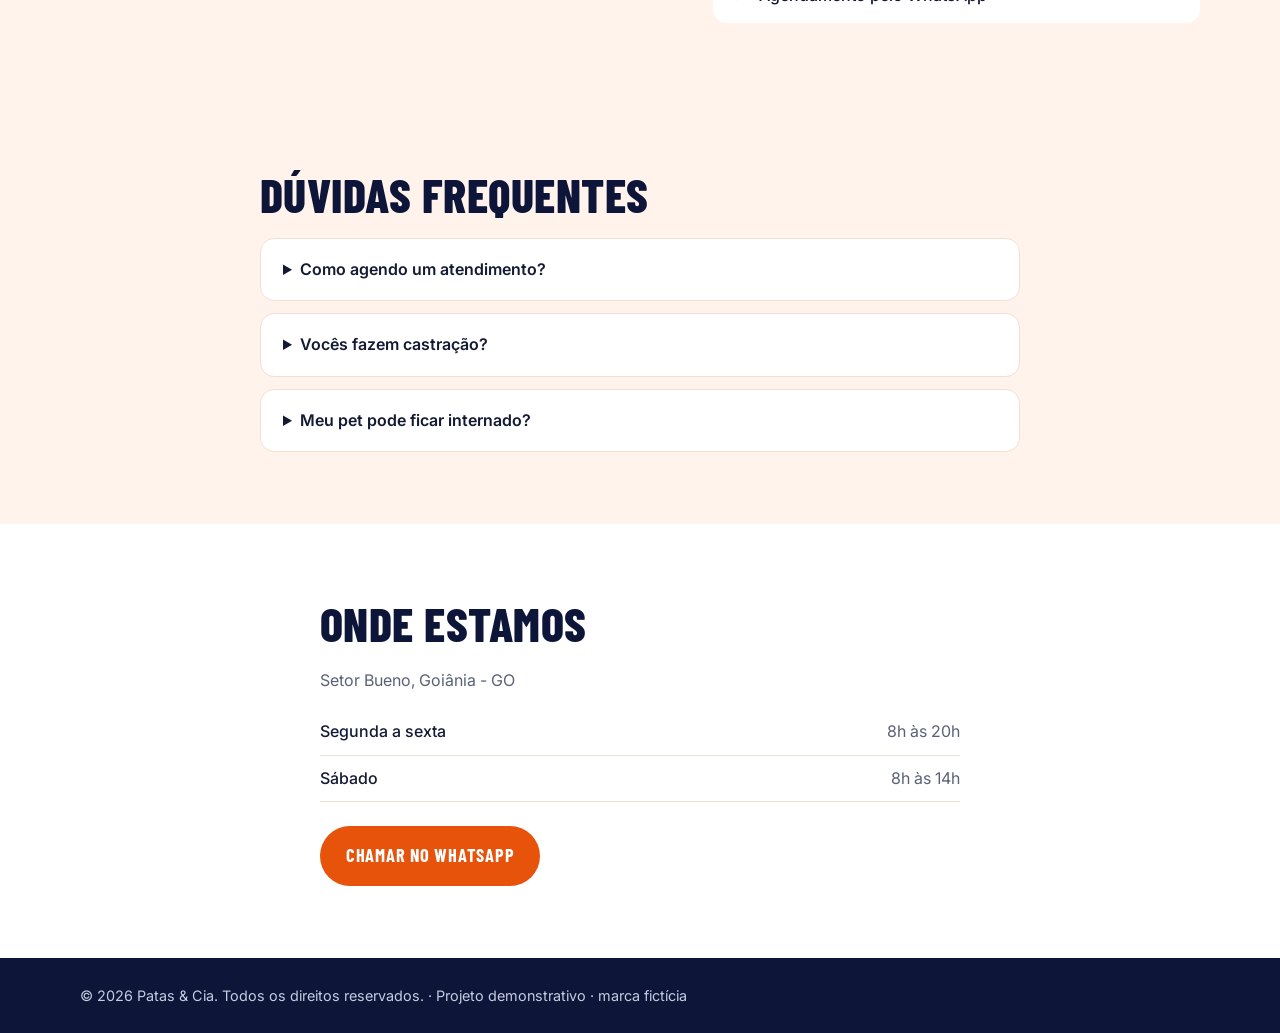
<file: projetos/patas-e-cia/index.html>
<!doctype html>
<html lang="pt-BR">
<head>
  <meta charset="utf-8">
  <meta name="viewport" content="width=device-width, initial-scale=1">
  <meta name="robots" content="noindex"><!-- projeto demonstrativo com marca fictícia: fora dos resultados de busca -->
  <title>Carregando...</title>
  <meta name="description" content="">
  <link rel="preconnect" href="https://fonts.googleapis.com">
  <link rel="preconnect" href="https://fonts.gstatic.com" crossorigin>
  <link href="https://fonts.googleapis.com/css2?family=Inter:wght@400;500;600&family=Barlow+Condensed:wght@600;700;800&display=swap" rel="stylesheet">
  <link rel="stylesheet" href="styles.css">
  <link rel="stylesheet" href="tema.css">
</head>
<body>
  <header class="topo">
    <div class="container topo__linha">
      <a class="marca" href="#inicio" data-nome></a>
      <nav class="menu" aria-label="Principal">
        <a href="#servicos">Serviços</a>
        <a href="#sobre">Sobre</a>
        <a href="#depoimentos">Depoimentos</a>
        <a href="#duvidas">Dúvidas</a>
        <a href="#contato">Contato</a>
      </nav>
      <a class="botao botao--pequeno" data-whatsapp target="_blank" rel="noopener">Agendar</a>
    </div>
  </header>

  <main id="inicio">
    <section class="hero">
      <div class="container hero__grade">
        <div>
          <p class="etiqueta" data-etiqueta></p>
          <h1 data-hero-titulo></h1>
          <p class="hero__sub" data-hero-sub></p>
          <a class="botao" data-whatsapp data-hero-botao target="_blank" rel="noopener"></a>
          <p class="hero__fone">ou ligue: <strong data-telefone></strong></p>
        </div>
        <ul class="destaques" data-destaques></ul>
      </div>
    </section>

    <section class="secao" id="servicos">
      <div class="container">
        <h2>Serviços</h2>
        <div class="cartoes" data-servicos></div>
      </div>
    </section>

    <section class="secao secao--suave" id="sobre">
      <div class="container sobre">
        <div>
          <h2 data-sobre-titulo></h2>
          <p data-sobre-texto></p>
        </div>
        <ul class="lista-check" data-diferenciais></ul>
      </div>
    </section>

    <section class="secao" id="depoimentos">
      <div class="container">
        <h2>O que dizem nossos pacientes</h2>
        <div class="cartoes cartoes--3" data-depoimentos></div>
      </div>
    </section>

    <section class="secao secao--suave" id="duvidas">
      <div class="container container--estreito">
        <h2>Dúvidas frequentes</h2>
        <div data-faq></div>
      </div>
    </section>

    <section class="secao" id="contato">
      <div class="container contato">
        <div>
          <h2>Onde estamos</h2>
          <p data-endereco></p>
          <dl class="horarios" data-horarios></dl>
          <a class="botao" data-whatsapp target="_blank" rel="noopener">Chamar no WhatsApp</a>
        </div>
        <iframe class="mapa" data-mapa title="Mapa com a localização" loading="lazy" referrerpolicy="no-referrer-when-downgrade"></iframe>
      </div>
    </section>
  </main>

  <footer class="rodape">
    <div class="container rodape__linha">
      <span data-rodape></span>
      <a data-instagram target="_blank" rel="noopener">Instagram</a>
    </div>
  </footer>

  <a class="flutuante" data-whatsapp target="_blank" rel="noopener" aria-label="Conversar no WhatsApp">
    <svg viewBox="0 0 32 32" width="28" height="28" aria-hidden="true"><path fill="currentColor" d="M16 3C8.8 3 3 8.8 3 16c0 2.3.6 4.5 1.7 6.4L3 29l6.8-1.8c1.9 1 4 1.6 6.2 1.6 7.2 0 13-5.8 13-13S23.2 3 16 3zm0 23.600c-2 0-3.900-.5-5.600-1.500l-.4-.2-4 1 1.100-3.900-.3-.4C5.700 19.900 5.200 18 5.200 16 5.200 10 10 5.200 16 5.200S26.800 10 26.800 16 22 26.600 16 26.600zm5.900-8c-.3-.2-1.900-.9-2.200-1-.3-.1-.5-.2-.7.2-.2.3-.8 1-1 1.200-.2.2-.4.2-.7.100-.3-.2-1.400-.5-2.600-1.600-1-.9-1.600-1.900-1.800-2.300-.2-.3 0-.5.100-.7l.5-.6c.2-.2.2-.3.3-.5.100-.2.100-.4 0-.6-.100-.2-.7-1.800-1-2.400-.3-.6-.5-.5-.7-.5h-.6c-.2 0-.6.100-.9.4-.3.3-1.200 1.200-1.200 2.800s1.200 3.300 1.400 3.500c.2.2 2.400 3.600 5.700 5 .8.3 1.400.6 1.900.7.8.3 1.500.2 2.100.100.6-.100 1.900-.8 2.200-1.500.3-.8.3-1.400.2-1.500-.100-.2-.3-.200-.6-.400z"/></svg>
  </a>

  <script src="config.js"></script>
  <script src="script.js"></script>
</body>
</html>
</file>
<file: projetos/atelie-do-sorriso/styles.css>
:root {
  --cor: #0e7c86;
  --cor-escura: color-mix(in srgb, var(--cor) 75%, #000);
  --cor-suave: color-mix(in srgb, var(--cor) 8%, #fff);
  --texto: #1c2430;
  --texto-suave: #5a6675;
  --borda: #e3e8ee;
  --fundo: #fff;
  --raio: 14px;
}

* { box-sizing: border-box; }
html { scroll-behavior: smooth; }
body {
  margin: 0;
  font-family: Inter, system-ui, -apple-system, "Segoe UI", sans-serif;
  color: var(--texto);
  background: var(--fundo);
  line-height: 1.6;
}
h1, h2 { font-family: Lora, Georgia, serif; line-height: 1.15; margin: 0 0 16px; }
h1 { font-size: clamp(2rem, 5vw, 3.2rem); }
h2 { font-size: clamp(1.6rem, 3.5vw, 2.2rem); }
h1 em { font-style: normal; color: var(--cor); }
h3 { margin: 0 0 8px; font-size: 1.1rem; }
p { margin: 0 0 16px; color: var(--texto-suave); }
a { color: inherit; }

.container { width: min(1120px, 100% - 32px); margin-inline: auto; }
.container--estreito { width: min(760px, 100% - 32px); }

.topo {
  position: sticky; top: 0; z-index: 10;
  background: rgba(255, 255, 255, .92);
  backdrop-filter: blur(8px);
  border-bottom: 1px solid var(--borda);
}
.topo__linha { display: flex; align-items: center; gap: 24px; height: 68px; }
.marca { font-family: Lora, Georgia, serif; font-weight: 600; font-size: 1.25rem; text-decoration: none; color: var(--cor-escura); }
.menu { display: flex; gap: 22px; margin-left: auto; }
.menu a { text-decoration: none; font-size: .95rem; color: var(--texto-suave); }
.menu a:hover { color: var(--cor); }

.botao {
  display: inline-block;
  background: var(--cor); color: #fff;
  padding: 15px 26px; border-radius: 999px;
  font-weight: 600; text-decoration: none;
  transition: background .2s, transform .2s;
}
.botao:hover { background: var(--cor-escura); transform: translateY(-1px); }
.botao--pequeno { padding: 10px 20px; font-size: .95rem; }

.hero { background: linear-gradient(160deg, var(--cor-suave), #fff 70%); padding: 80px 0; }
.hero__grade { display: grid; grid-template-columns: 1.4fr 1fr; gap: 48px; align-items: center; }
.etiqueta { color: var(--cor); font-weight: 600; font-size: .9rem; text-transform: uppercase; letter-spacing: .06em; margin-bottom: 12px; }
.hero__sub { font-size: 1.15rem; max-width: 52ch; margin-bottom: 28px; }
.hero__fone { margin-top: 16px; font-size: .95rem; }

.destaques { list-style: none; margin: 0; padding: 0; display: grid; gap: 14px; }
.destaques li {
  background: #fff; border: 1px solid var(--borda); border-radius: var(--raio);
  padding: 20px 24px; display: flex; flex-direction: column;
  box-shadow: 0 8px 24px rgba(20, 40, 60, .05);
}
.destaques strong { font-family: Lora, Georgia, serif; font-size: 1.5rem; color: var(--cor-escura); }
.destaques span { color: var(--texto-suave); }

.secao { padding: 72px 0; }
.secao--suave { background: var(--cor-suave); }

.cartoes { display: grid; grid-template-columns: repeat(auto-fit, minmax(260px, 1fr)); gap: 20px; margin-top: 28px; }
.cartao { background: #fff; border: 1px solid var(--borda); border-radius: var(--raio); padding: 26px; margin: 0; }
.cartao p { margin: 0; }
.cartao h3::before {
  content: ""; display: block; width: 36px; height: 4px;
  border-radius: 4px; background: var(--cor); margin-bottom: 14px;
}

.sobre { display: grid; grid-template-columns: 1.2fr 1fr; gap: 48px; align-items: center; }
.lista-check { list-style: none; margin: 0; padding: 0; display: grid; gap: 12px; }
.lista-check li {
  background: #fff; border-radius: var(--raio); padding: 14px 18px 14px 46px;
  position: relative; font-weight: 500;
}
.lista-check li::before {
  content: "✓"; position: absolute; left: 18px; color: var(--cor); font-weight: 700;
}

.depoimento blockquote { margin: 0 0 14px; color: var(--texto-suave); }
.depoimento figcaption { font-weight: 600; }

.faq { background: #fff; border: 1px solid var(--borda); border-radius: var(--raio); padding: 18px 22px; margin-top: 12px; }
.faq summary { cursor: pointer; font-weight: 600; }
.faq p { margin: 12px 0 0; }

.contato { display: grid; grid-template-columns: 1fr 1.2fr; gap: 40px; align-items: start; }
.horarios { margin: 0 0 24px; }
.horarios div { display: flex; justify-content: space-between; gap: 16px; padding: 10px 0; border-bottom: 1px solid var(--borda); }
.horarios dt { font-weight: 500; }
.horarios dd { margin: 0; color: var(--texto-suave); }
.mapa { width: 100%; height: 340px; border: 0; border-radius: var(--raio); }

.rodape { border-top: 1px solid var(--borda); padding: 26px 0; font-size: .9rem; color: var(--texto-suave); }
.rodape__linha { display: flex; justify-content: space-between; gap: 16px; flex-wrap: wrap; }

.flutuante {
  position: fixed; right: 20px; bottom: 20px; z-index: 20;
  width: 58px; height: 58px; border-radius: 50%;
  background: #25d366; color: #fff;
  display: grid; place-items: center;
  box-shadow: 0 10px 24px rgba(0, 0, 0, .22);
}

@media (max-width: 820px) {
  .menu { display: none; }
  .topo__linha .botao { margin-left: auto; }
  .hero { padding: 48px 0; }
  .hero__grade, .sobre, .contato { grid-template-columns: 1fr; gap: 32px; }
  .secao { padding: 52px 0; }
}

/* Reação ao passar o mouse nos itens */
.cartao, .destaques li, .lista-check li, .faq { transition: transform .2s ease, box-shadow .2s ease, border-color .2s ease, background-color .2s ease; }
.cartao h3::before { transition: width .25s ease; }

.cartao:hover { transform: translateY(-6px); box-shadow: 0 16px 32px rgba(20, 40, 60, .12); border-color: var(--cor); }
.cartao:hover h3::before { width: 64px; }
.destaques li:hover { transform: translateY(-4px) scale(1.02); box-shadow: 0 14px 30px rgba(20, 40, 60, .12); }
.lista-check li:hover { transform: translateX(8px); box-shadow: -4px 0 0 var(--cor), 0 8px 20px rgba(20, 40, 60, .08); }
.faq:hover { border-color: var(--cor); box-shadow: 0 8px 20px rgba(20, 40, 60, .07); }
.faq summary:hover { color: var(--cor); }

@media (prefers-reduced-motion: reduce) {
  .cartao, .destaques li, .lista-check li, .faq, .cartao h3::before { transition: none; }
  .cartao:hover, .destaques li:hover, .lista-check li:hover { transform: none; }
}

/* Logo da marca no topo (config.logo) */
.marca { display: inline-flex; align-items: center; gap: 10px; }
.marca__logo { width: 44px; height: 44px; border-radius: 50%; object-fit: cover; }
</file>
<file: projetos/atelie-do-sorriso/tema.css>
/* Tema Ateliê do Sorriso: creme e dourado, títulos serifados em itálico e aros dourados ao fundo.
   Projeto demonstrativo com marca fictícia. Fica por cima do styles.css do modelo; só o visual muda. */
:root {
  --creme: #f7f1e1;
  --ouro: #d7a531;
  --cor-escura: #7d5a10;
  --cor-suave: #fbf6ea;
  --texto: #2d2618;
  --texto-suave: #6b604b;
  --borda: #eadfc4;
  --fundo: #fffdf8;
  --raio: 14px;
}

h1, h2, .marca, .destaques strong { font-family: "Cormorant Garamond", Georgia, serif; font-weight: 600; font-style: italic; }
h1 { font-size: clamp(2.5rem, 5.8vw, 4rem); line-height: 1.05; color: var(--texto); }
h1 em { color: var(--cor); }
h2 { font-size: clamp(2.1rem, 4.4vw, 2.9rem); color: var(--texto); }
.marca { font-size: 1.5rem; color: var(--cor); }
.topo { background: rgba(247, 241, 225, .96); } /* mesmo creme da logo, para ela não aparecer como um retângulo */
.etiqueta { color: var(--cor); letter-spacing: .16em; }

/* Topo creme com aros dourados */
.hero { position: relative; overflow: hidden; background: var(--creme); }
.hero::before, .hero::after { content: ""; position: absolute; border-radius: 50%; pointer-events: none; }
.hero::before { width: 520px; height: 520px; right: -170px; top: -200px; border: 1.5px solid rgba(215, 165, 49, .5); box-shadow: 0 0 0 26px rgba(215, 165, 49, .07); }
.hero::after { width: 300px; height: 300px; left: -120px; bottom: -150px; border: 1.5px solid rgba(215, 165, 49, .45); }
.hero__grade { position: relative; z-index: 1; }

.destaques li { border: 0; border-bottom: 2px solid var(--ouro); background: #fffdf8; box-shadow: 0 10px 26px rgba(125, 90, 16, .08); }
.destaques strong { color: var(--cor); font-size: 1.8rem; }

.cartao { border-color: var(--borda); }
.cartao h3::before { background: var(--ouro); height: 2px; width: 44px; }
.secao--suave { background: var(--cor-suave); }
.lista-check li::before { color: var(--ouro); }
.faq { border-color: var(--borda); }

.rodape { background: #2d2618; color: #eadfc4; border: 0; }
.rodape a { color: var(--ouro); }

/* Versão de portfólio: sem mapa incorporado */
.mapa { display: none; }
.contato { grid-template-columns: 1fr; max-width: 640px; }
</file>
<file: projetos/clara-mendes/styles.css>
:root {
  --cor: #0e7c86;
  --cor-escura: color-mix(in srgb, var(--cor) 75%, #000);
  --cor-suave: color-mix(in srgb, var(--cor) 8%, #fff);
  --texto: #1c2430;
  --texto-suave: #5a6675;
  --borda: #e3e8ee;
  --fundo: #fff;
  --raio: 14px;
}

* { box-sizing: border-box; }
html { scroll-behavior: smooth; }
body {
  margin: 0;
  font-family: Inter, system-ui, -apple-system, "Segoe UI", sans-serif;
  color: var(--texto);
  background: var(--fundo);
  line-height: 1.6;
}
h1, h2 { font-family: Lora, Georgia, serif; line-height: 1.15; margin: 0 0 16px; }
h1 { font-size: clamp(2rem, 5vw, 3.2rem); }
h2 { font-size: clamp(1.6rem, 3.5vw, 2.2rem); }
h1 em { font-style: normal; color: var(--cor); }
h3 { margin: 0 0 8px; font-size: 1.1rem; }
p { margin: 0 0 16px; color: var(--texto-suave); }
a { color: inherit; }

.container { width: min(1120px, 100% - 32px); margin-inline: auto; }
.container--estreito { width: min(760px, 100% - 32px); }

.topo {
  position: sticky; top: 0; z-index: 10;
  background: rgba(255, 255, 255, .92);
  backdrop-filter: blur(8px);
  border-bottom: 1px solid var(--borda);
}
.topo__linha { display: flex; align-items: center; gap: 24px; height: 68px; }
.marca { font-family: Lora, Georgia, serif; font-weight: 600; font-size: 1.25rem; text-decoration: none; color: var(--cor-escura); }
.menu { display: flex; gap: 22px; margin-left: auto; }
.menu a { text-decoration: none; font-size: .95rem; color: var(--texto-suave); }
.menu a:hover { color: var(--cor); }

.botao {
  display: inline-block;
  background: var(--cor); color: #fff;
  padding: 15px 26px; border-radius: 999px;
  font-weight: 600; text-decoration: none;
  transition: background .2s, transform .2s;
}
.botao:hover { background: var(--cor-escura); transform: translateY(-1px); }
.botao--pequeno { padding: 10px 20px; font-size: .95rem; }

.hero { background: linear-gradient(160deg, var(--cor-suave), #fff 70%); padding: 80px 0; }
.hero__grade { display: grid; grid-template-columns: 1.4fr 1fr; gap: 48px; align-items: center; }
.etiqueta { color: var(--cor); font-weight: 600; font-size: .9rem; text-transform: uppercase; letter-spacing: .06em; margin-bottom: 12px; }
.hero__sub { font-size: 1.15rem; max-width: 52ch; margin-bottom: 28px; }
.hero__fone { margin-top: 16px; font-size: .95rem; }

.destaques { list-style: none; margin: 0; padding: 0; display: grid; gap: 14px; }
.destaques li {
  background: #fff; border: 1px solid var(--borda); border-radius: var(--raio);
  padding: 20px 24px; display: flex; flex-direction: column;
  box-shadow: 0 8px 24px rgba(20, 40, 60, .05);
}
.destaques strong { font-family: Lora, Georgia, serif; font-size: 1.5rem; color: var(--cor-escura); }
.destaques span { color: var(--texto-suave); }

.secao { padding: 72px 0; }
.secao--suave { background: var(--cor-suave); }

.cartoes { display: grid; grid-template-columns: repeat(auto-fit, minmax(260px, 1fr)); gap: 20px; margin-top: 28px; }
.cartao { background: #fff; border: 1px solid var(--borda); border-radius: var(--raio); padding: 26px; margin: 0; }
.cartao p { margin: 0; }
.cartao h3::before {
  content: ""; display: block; width: 36px; height: 4px;
  border-radius: 4px; background: var(--cor); margin-bottom: 14px;
}

.sobre { display: grid; grid-template-columns: 1.2fr 1fr; gap: 48px; align-items: center; }
.lista-check { list-style: none; margin: 0; padding: 0; display: grid; gap: 12px; }
.lista-check li {
  background: #fff; border-radius: var(--raio); padding: 14px 18px 14px 46px;
  position: relative; font-weight: 500;
}
.lista-check li::before {
  content: "✓"; position: absolute; left: 18px; color: var(--cor); font-weight: 700;
}

.depoimento blockquote { margin: 0 0 14px; color: var(--texto-suave); }
.depoimento figcaption { font-weight: 600; }

.faq { background: #fff; border: 1px solid var(--borda); border-radius: var(--raio); padding: 18px 22px; margin-top: 12px; }
.faq summary { cursor: pointer; font-weight: 600; }
.faq p { margin: 12px 0 0; }

.contato { display: grid; grid-template-columns: 1fr 1.2fr; gap: 40px; align-items: start; }
.horarios { margin: 0 0 24px; }
.horarios div { display: flex; justify-content: space-between; gap: 16px; padding: 10px 0; border-bottom: 1px solid var(--borda); }
.horarios dt { font-weight: 500; }
.horarios dd { margin: 0; color: var(--texto-suave); }
.mapa { width: 100%; height: 340px; border: 0; border-radius: var(--raio); }

.rodape { border-top: 1px solid var(--borda); padding: 26px 0; font-size: .9rem; color: var(--texto-suave); }
.rodape__linha { display: flex; justify-content: space-between; gap: 16px; flex-wrap: wrap; }

.flutuante {
  position: fixed; right: 20px; bottom: 20px; z-index: 20;
  width: 58px; height: 58px; border-radius: 50%;
  background: #25d366; color: #fff;
  display: grid; place-items: center;
  box-shadow: 0 10px 24px rgba(0, 0, 0, .22);
}

@media (max-width: 820px) {
  .menu { display: none; }
  .topo__linha .botao { margin-left: auto; }
  .hero { padding: 48px 0; }
  .hero__grade, .sobre, .contato { grid-template-columns: 1fr; gap: 32px; }
  .secao { padding: 52px 0; }
}

/* Reação ao passar o mouse nos itens */
.cartao, .destaques li, .lista-check li, .faq { transition: transform .2s ease, box-shadow .2s ease, border-color .2s ease, background-color .2s ease; }
.cartao h3::before { transition: width .25s ease; }

.cartao:hover { transform: translateY(-6px); box-shadow: 0 16px 32px rgba(20, 40, 60, .12); border-color: var(--cor); }
.cartao:hover h3::before { width: 64px; }
.destaques li:hover { transform: translateY(-4px) scale(1.02); box-shadow: 0 14px 30px rgba(20, 40, 60, .12); }
.lista-check li:hover { transform: translateX(8px); box-shadow: -4px 0 0 var(--cor), 0 8px 20px rgba(20, 40, 60, .08); }
.faq:hover { border-color: var(--cor); box-shadow: 0 8px 20px rgba(20, 40, 60, .07); }
.faq summary:hover { color: var(--cor); }

@media (prefers-reduced-motion: reduce) {
  .cartao, .destaques li, .lista-check li, .faq, .cartao h3::before { transition: none; }
  .cartao:hover, .destaques li:hover, .lista-check li:hover { transform: none; }
}

/* Logo da marca no topo (config.logo) */
.marca { display: inline-flex; align-items: center; gap: 10px; }
.marca__logo { width: 44px; height: 44px; border-radius: 50%; object-fit: cover; }
</file>
<file: projetos/clara-mendes/tema.css>
/* Tema Dra. Clara Mendes: azul-marinho e branco, letra fina em caixa alta e monograma ao fundo.
   Projeto demonstrativo com marca fictícia. Fica por cima do styles.css do modelo; só o visual muda. */
:root {
  --cor-escura: #0b1c38;
  --cor-suave: #eef1f6;
  --prata: #c9d3e3;
  --texto: #14213a;
  --texto-suave: #5b667a;
  --borda: #d9dfe9;
  --raio: 0px;
}

h1, h2, .marca, .destaques strong, .cartao h3 {
  font-family: Jost, "Trebuchet MS", sans-serif; font-weight: 400;
  text-transform: uppercase; letter-spacing: .1em;
}
h1 { font-size: clamp(1.6rem, 4vw, 2.7rem); line-height: 1.35; }
h2 { font-size: clamp(1.3rem, 3vw, 1.8rem); color: var(--cor-escura); }
h1 em { font-style: normal; color: var(--prata); }
.cartao h3 { font-size: .98rem; }

/* Barra do topo escura */
.topo { background: var(--cor-escura); border-bottom: 1px solid rgba(255, 255, 255, .14); }
.marca { color: #fff; font-size: 1.05rem; }
.menu a { color: #b9c4d6; }
.menu a:hover { color: #fff; }
.topo .botao { background: transparent; border: 1px solid rgba(255, 255, 255, .7); }
.topo .botao:hover { background: #fff; color: var(--cor-escura); }

.botao { border-radius: 0; text-transform: uppercase; letter-spacing: .14em; font-size: .82rem; font-weight: 500; }

/* Hero centralizado em azul-marinho, com o monograma ao fundo */
.hero { position: relative; overflow: hidden; background: var(--cor-escura); text-align: center; padding: 96px 0 72px; }
.hero::before {
  content: "CM"; position: absolute; left: 50%; top: 46%; transform: translate(-50%, -50%); pointer-events: none;
  font-family: Jost, sans-serif; font-weight: 300; font-size: clamp(260px, 46vw, 620px); line-height: 1; letter-spacing: -.06em;
  color: rgba(255, 255, 255, .045);
}
.hero__grade { position: relative; z-index: 1; grid-template-columns: 1fr; justify-items: center; gap: 56px; }
.hero h1 { color: #fff; max-width: 24ch; margin-inline: auto; }
.hero .etiqueta { color: var(--prata); letter-spacing: .3em; }
.hero__sub { color: #b9c4d6; margin-inline: auto; }
.hero .botao { background: #fff; color: var(--cor-escura); }
.hero .botao:hover { background: var(--prata); }
.hero__fone { color: #b9c4d6; }
.hero__fone strong { color: #fff; }

/* Destaques em linha, separados por um fio */
.destaques { grid-template-columns: repeat(3, 1fr); width: min(820px, 100%); gap: 0; }
.destaques li {
  background: transparent; border: 0; border-top: 1px solid rgba(255, 255, 255, .3); border-radius: 0;
  box-shadow: none; align-items: center; padding: 22px 12px;
}
.destaques strong { color: #fff; font-size: 1.25rem; }
.destaques span { color: #b9c4d6; font-size: .9rem; }
.destaques li:hover { box-shadow: none; background: rgba(255, 255, 255, .06); }

.cartao h3::before { height: 1px; width: 40px; border-radius: 0; }
.mapa { border-radius: 0; }

.rodape { background: var(--cor-escura); color: #b9c4d6; border: 0; }
.rodape a { color: #fff; }

@media (max-width: 820px) {
  .hero { padding: 64px 0 48px; }
  .destaques { grid-template-columns: 1fr; }
}

/* Versão de portfólio: sem mapa incorporado */
.mapa { display: none; }
.contato { grid-template-columns: 1fr; max-width: 640px; }
</file>
<file: projetos/coracao-pet/styles.css>
:root {
  --cor: #0e7c86;
  --cor-escura: color-mix(in srgb, var(--cor) 75%, #000);
  --cor-suave: color-mix(in srgb, var(--cor) 8%, #fff);
  --texto: #1c2430;
  --texto-suave: #5a6675;
  --borda: #e3e8ee;
  --fundo: #fff;
  --raio: 14px;
}

* { box-sizing: border-box; }
html { scroll-behavior: smooth; }
body {
  margin: 0;
  font-family: Inter, system-ui, -apple-system, "Segoe UI", sans-serif;
  color: var(--texto);
  background: var(--fundo);
  line-height: 1.6;
}
h1, h2 { font-family: Lora, Georgia, serif; line-height: 1.15; margin: 0 0 16px; }
h1 { font-size: clamp(2rem, 5vw, 3.2rem); }
h2 { font-size: clamp(1.6rem, 3.5vw, 2.2rem); }
h1 em { font-style: normal; color: var(--cor); }
h3 { margin: 0 0 8px; font-size: 1.1rem; }
p { margin: 0 0 16px; color: var(--texto-suave); }
a { color: inherit; }

.container { width: min(1120px, 100% - 32px); margin-inline: auto; }
.container--estreito { width: min(760px, 100% - 32px); }

.topo {
  position: sticky; top: 0; z-index: 10;
  background: rgba(255, 255, 255, .92);
  backdrop-filter: blur(8px);
  border-bottom: 1px solid var(--borda);
}
.topo__linha { display: flex; align-items: center; gap: 24px; height: 68px; }
.marca { font-family: Lora, Georgia, serif; font-weight: 600; font-size: 1.25rem; text-decoration: none; color: var(--cor-escura); }
.menu { display: flex; gap: 22px; margin-left: auto; }
.menu a { text-decoration: none; font-size: .95rem; color: var(--texto-suave); }
.menu a:hover { color: var(--cor); }

.botao {
  display: inline-block;
  background: var(--cor); color: #fff;
  padding: 15px 26px; border-radius: 999px;
  font-weight: 600; text-decoration: none;
  transition: background .2s, transform .2s;
}
.botao:hover { background: var(--cor-escura); transform: translateY(-1px); }
.botao--pequeno { padding: 10px 20px; font-size: .95rem; }

.hero { background: linear-gradient(160deg, var(--cor-suave), #fff 70%); padding: 80px 0; }
.hero__grade { display: grid; grid-template-columns: 1.4fr 1fr; gap: 48px; align-items: center; }
.etiqueta { color: var(--cor); font-weight: 600; font-size: .9rem; text-transform: uppercase; letter-spacing: .06em; margin-bottom: 12px; }
.hero__sub { font-size: 1.15rem; max-width: 52ch; margin-bottom: 28px; }
.hero__fone { margin-top: 16px; font-size: .95rem; }

.destaques { list-style: none; margin: 0; padding: 0; display: grid; gap: 14px; }
.destaques li {
  background: #fff; border: 1px solid var(--borda); border-radius: var(--raio);
  padding: 20px 24px; display: flex; flex-direction: column;
  box-shadow: 0 8px 24px rgba(20, 40, 60, .05);
}
.destaques strong { font-family: Lora, Georgia, serif; font-size: 1.5rem; color: var(--cor-escura); }
.destaques span { color: var(--texto-suave); }

.secao { padding: 72px 0; }
.secao--suave { background: var(--cor-suave); }

.cartoes { display: grid; grid-template-columns: repeat(auto-fit, minmax(260px, 1fr)); gap: 20px; margin-top: 28px; }
.cartao { background: #fff; border: 1px solid var(--borda); border-radius: var(--raio); padding: 26px; margin: 0; }
.cartao p { margin: 0; }
.cartao h3::before {
  content: ""; display: block; width: 36px; height: 4px;
  border-radius: 4px; background: var(--cor); margin-bottom: 14px;
}

.sobre { display: grid; grid-template-columns: 1.2fr 1fr; gap: 48px; align-items: center; }
.lista-check { list-style: none; margin: 0; padding: 0; display: grid; gap: 12px; }
.lista-check li {
  background: #fff; border-radius: var(--raio); padding: 14px 18px 14px 46px;
  position: relative; font-weight: 500;
}
.lista-check li::before {
  content: "✓"; position: absolute; left: 18px; color: var(--cor); font-weight: 700;
}

.depoimento blockquote { margin: 0 0 14px; color: var(--texto-suave); }
.depoimento figcaption { font-weight: 600; }

.faq { background: #fff; border: 1px solid var(--borda); border-radius: var(--raio); padding: 18px 22px; margin-top: 12px; }
.faq summary { cursor: pointer; font-weight: 600; }
.faq p { margin: 12px 0 0; }

.contato { display: grid; grid-template-columns: 1fr 1.2fr; gap: 40px; align-items: start; }
.horarios { margin: 0 0 24px; }
.horarios div { display: flex; justify-content: space-between; gap: 16px; padding: 10px 0; border-bottom: 1px solid var(--borda); }
.horarios dt { font-weight: 500; }
.horarios dd { margin: 0; color: var(--texto-suave); }
.mapa { width: 100%; height: 340px; border: 0; border-radius: var(--raio); }

.rodape { border-top: 1px solid var(--borda); padding: 26px 0; font-size: .9rem; color: var(--texto-suave); }
.rodape__linha { display: flex; justify-content: space-between; gap: 16px; flex-wrap: wrap; }

.flutuante {
  position: fixed; right: 20px; bottom: 20px; z-index: 20;
  width: 58px; height: 58px; border-radius: 50%;
  background: #25d366; color: #fff;
  display: grid; place-items: center;
  box-shadow: 0 10px 24px rgba(0, 0, 0, .22);
}

@media (max-width: 820px) {
  .menu { display: none; }
  .topo__linha .botao { margin-left: auto; }
  .hero { padding: 48px 0; }
  .hero__grade, .sobre, .contato { grid-template-columns: 1fr; gap: 32px; }
  .secao { padding: 52px 0; }
}

/* Reação ao passar o mouse nos itens */
.cartao, .destaques li, .lista-check li, .faq { transition: transform .2s ease, box-shadow .2s ease, border-color .2s ease, background-color .2s ease; }
.cartao h3::before { transition: width .25s ease; }

.cartao:hover { transform: translateY(-6px); box-shadow: 0 16px 32px rgba(20, 40, 60, .12); border-color: var(--cor); }
.cartao:hover h3::before { width: 64px; }
.destaques li:hover { transform: translateY(-4px) scale(1.02); box-shadow: 0 14px 30px rgba(20, 40, 60, .12); }
.lista-check li:hover { transform: translateX(8px); box-shadow: -4px 0 0 var(--cor), 0 8px 20px rgba(20, 40, 60, .08); }
.faq:hover { border-color: var(--cor); box-shadow: 0 8px 20px rgba(20, 40, 60, .07); }
.faq summary:hover { color: var(--cor); }

@media (prefers-reduced-motion: reduce) {
  .cartao, .destaques li, .lista-check li, .faq, .cartao h3::before { transition: none; }
  .cartao:hover, .destaques li:hover, .lista-check li:hover { transform: none; }
}

/* Logo da marca no topo (config.logo) */
.marca { display: inline-flex; align-items: center; gap: 10px; }
.marca__logo { width: 44px; height: 44px; border-radius: 50%; object-fit: cover; }
</file>
<file: projetos/coracao-pet/tema.css>
/* Tema Coração Pet: rosa e azul, letra arredondada, corações e sinais de + ao fundo.
   Projeto demonstrativo com marca fictícia. Fica por cima do styles.css do modelo; só o visual muda. */
:root {
  --azul: #1ea5c9;
  --cor-escura: #b8245a;
  --cor-suave: #fdf0f4;
  --texto: #2b2430;
  --texto-suave: #6a6070;
  --borda: #f5dbe5;
  --raio: 22px;
}

h1, h2, .marca, .destaques strong, .cartao h3 { font-family: Fredoka, system-ui, sans-serif; font-weight: 600; }
h1 { font-size: clamp(2.3rem, 5.4vw, 3.6rem); }
h1 em { color: var(--cor); }
h2 { color: var(--cor-escura); }
.marca { color: var(--cor); font-size: 1.45rem; }
/* No topo, só o coração com o cão e o gato (recortado da logo) ao lado do nome */
.marca__logo { width: auto; height: 44px; border-radius: 0; object-fit: contain; }
.etiqueta { color: var(--azul); }
.botao { font-family: Fredoka, system-ui, sans-serif; font-weight: 600; font-size: 1.05rem; box-shadow: 0 8px 20px rgba(226, 61, 116, .3); }

/* Topo claro com corações e "+" ao fundo, e a logo acima do título */
.hero { position: relative; overflow: hidden; background: linear-gradient(160deg, #fff 0%, #fff 45%, var(--cor-suave) 100%); }
.hero::before {
  content: ""; position: absolute; pointer-events: none; opacity: .18;
  width: min(520px, 70vw); aspect-ratio: 1; right: -90px; top: -60px;
  background: url("coracoes.svg") center / contain no-repeat;
}
.hero::after {
  content: ""; position: absolute; pointer-events: none; opacity: .12;
  width: 260px; aspect-ratio: 1; left: -70px; bottom: -80px; transform: rotate(160deg);
  background: url("coracoes.svg") center / contain no-repeat;
}
.hero__grade { position: relative; z-index: 1; }

.destaques li { border: 2px solid var(--borda); box-shadow: none; }
.destaques li:nth-child(2) strong { color: var(--azul); }
.destaques strong { color: var(--cor); }

.cartao { border: 2px solid var(--borda); }
.cartao h3::before { background: linear-gradient(90deg, var(--cor), var(--azul)); height: 6px; border-radius: 6px; }
.lista-check li::before { color: var(--azul); }
.faq { border-color: var(--borda); }

.rodape { background: var(--cor-escura); color: #fde3ec; border: 0; }
.rodape a { color: #fff; }

/* Versão de portfólio: sem mapa incorporado */
.mapa { display: none; }
.contato { grid-template-columns: 1fr; max-width: 640px; }
</file>
<file: projetos/flora-odontologia/styles.css>
:root {
  --cor: #0e7c86;
  --cor-escura: color-mix(in srgb, var(--cor) 75%, #000);
  --cor-suave: color-mix(in srgb, var(--cor) 8%, #fff);
  --texto: #1c2430;
  --texto-suave: #5a6675;
  --borda: #e3e8ee;
  --fundo: #fff;
  --raio: 14px;
}

* { box-sizing: border-box; }
html { scroll-behavior: smooth; }
body {
  margin: 0;
  font-family: Inter, system-ui, -apple-system, "Segoe UI", sans-serif;
  color: var(--texto);
  background: var(--fundo);
  line-height: 1.6;
}
h1, h2 { font-family: Lora, Georgia, serif; line-height: 1.15; margin: 0 0 16px; }
h1 { font-size: clamp(2rem, 5vw, 3.2rem); }
h2 { font-size: clamp(1.6rem, 3.5vw, 2.2rem); }
h1 em { font-style: normal; color: var(--cor); }
h3 { margin: 0 0 8px; font-size: 1.1rem; }
p { margin: 0 0 16px; color: var(--texto-suave); }
a { color: inherit; }

.container { width: min(1120px, 100% - 32px); margin-inline: auto; }
.container--estreito { width: min(760px, 100% - 32px); }

.topo {
  position: sticky; top: 0; z-index: 10;
  background: rgba(255, 255, 255, .92);
  backdrop-filter: blur(8px);
  border-bottom: 1px solid var(--borda);
}
.topo__linha { display: flex; align-items: center; gap: 24px; height: 68px; }
.marca { font-family: Lora, Georgia, serif; font-weight: 600; font-size: 1.25rem; text-decoration: none; color: var(--cor-escura); }
.menu { display: flex; gap: 22px; margin-left: auto; }
.menu a { text-decoration: none; font-size: .95rem; color: var(--texto-suave); }
.menu a:hover { color: var(--cor); }

.botao {
  display: inline-block;
  background: var(--cor); color: #fff;
  padding: 15px 26px; border-radius: 999px;
  font-weight: 600; text-decoration: none;
  transition: background .2s, transform .2s;
}
.botao:hover { background: var(--cor-escura); transform: translateY(-1px); }
.botao--pequeno { padding: 10px 20px; font-size: .95rem; }

.hero { background: linear-gradient(160deg, var(--cor-suave), #fff 70%); padding: 80px 0; }
.hero__grade { display: grid; grid-template-columns: 1.4fr 1fr; gap: 48px; align-items: center; }
.etiqueta { color: var(--cor); font-weight: 600; font-size: .9rem; text-transform: uppercase; letter-spacing: .06em; margin-bottom: 12px; }
.hero__sub { font-size: 1.15rem; max-width: 52ch; margin-bottom: 28px; }
.hero__fone { margin-top: 16px; font-size: .95rem; }

.destaques { list-style: none; margin: 0; padding: 0; display: grid; gap: 14px; }
.destaques li {
  background: #fff; border: 1px solid var(--borda); border-radius: var(--raio);
  padding: 20px 24px; display: flex; flex-direction: column;
  box-shadow: 0 8px 24px rgba(20, 40, 60, .05);
}
.destaques strong { font-family: Lora, Georgia, serif; font-size: 1.5rem; color: var(--cor-escura); }
.destaques span { color: var(--texto-suave); }

.secao { padding: 72px 0; }
.secao--suave { background: var(--cor-suave); }

.cartoes { display: grid; grid-template-columns: repeat(auto-fit, minmax(260px, 1fr)); gap: 20px; margin-top: 28px; }
.cartao { background: #fff; border: 1px solid var(--borda); border-radius: var(--raio); padding: 26px; margin: 0; }
.cartao p { margin: 0; }
.cartao h3::before {
  content: ""; display: block; width: 36px; height: 4px;
  border-radius: 4px; background: var(--cor); margin-bottom: 14px;
}

.sobre { display: grid; grid-template-columns: 1.2fr 1fr; gap: 48px; align-items: center; }
.lista-check { list-style: none; margin: 0; padding: 0; display: grid; gap: 12px; }
.lista-check li {
  background: #fff; border-radius: var(--raio); padding: 14px 18px 14px 46px;
  position: relative; font-weight: 500;
}
.lista-check li::before {
  content: "✓"; position: absolute; left: 18px; color: var(--cor); font-weight: 700;
}

.depoimento blockquote { margin: 0 0 14px; color: var(--texto-suave); }
.depoimento figcaption { font-weight: 600; }

.faq { background: #fff; border: 1px solid var(--borda); border-radius: var(--raio); padding: 18px 22px; margin-top: 12px; }
.faq summary { cursor: pointer; font-weight: 600; }
.faq p { margin: 12px 0 0; }

.contato { display: grid; grid-template-columns: 1fr 1.2fr; gap: 40px; align-items: start; }
.horarios { margin: 0 0 24px; }
.horarios div { display: flex; justify-content: space-between; gap: 16px; padding: 10px 0; border-bottom: 1px solid var(--borda); }
.horarios dt { font-weight: 500; }
.horarios dd { margin: 0; color: var(--texto-suave); }
.mapa { width: 100%; height: 340px; border: 0; border-radius: var(--raio); }

.rodape { border-top: 1px solid var(--borda); padding: 26px 0; font-size: .9rem; color: var(--texto-suave); }
.rodape__linha { display: flex; justify-content: space-between; gap: 16px; flex-wrap: wrap; }

.flutuante {
  position: fixed; right: 20px; bottom: 20px; z-index: 20;
  width: 58px; height: 58px; border-radius: 50%;
  background: #25d366; color: #fff;
  display: grid; place-items: center;
  box-shadow: 0 10px 24px rgba(0, 0, 0, .22);
}

@media (max-width: 820px) {
  .menu { display: none; }
  .topo__linha .botao { margin-left: auto; }
  .hero { padding: 48px 0; }
  .hero__grade, .sobre, .contato { grid-template-columns: 1fr; gap: 32px; }
  .secao { padding: 52px 0; }
}

/* Reação ao passar o mouse nos itens */
.cartao, .destaques li, .lista-check li, .faq { transition: transform .2s ease, box-shadow .2s ease, border-color .2s ease, background-color .2s ease; }
.cartao h3::before { transition: width .25s ease; }

.cartao:hover { transform: translateY(-6px); box-shadow: 0 16px 32px rgba(20, 40, 60, .12); border-color: var(--cor); }
.cartao:hover h3::before { width: 64px; }
.destaques li:hover { transform: translateY(-4px) scale(1.02); box-shadow: 0 14px 30px rgba(20, 40, 60, .12); }
.lista-check li:hover { transform: translateX(8px); box-shadow: -4px 0 0 var(--cor), 0 8px 20px rgba(20, 40, 60, .08); }
.faq:hover { border-color: var(--cor); box-shadow: 0 8px 20px rgba(20, 40, 60, .07); }
.faq summary:hover { color: var(--cor); }

@media (prefers-reduced-motion: reduce) {
  .cartao, .destaques li, .lista-check li, .faq, .cartao h3::before { transition: none; }
  .cartao:hover, .destaques li:hover, .lista-check li:hover { transform: none; }
}

/* Logo da marca no topo (config.logo) */
.marca { display: inline-flex; align-items: center; gap: 10px; }
.marca__logo { width: 44px; height: 44px; border-radius: 50%; object-fit: cover; }
</file>
<file: projetos/flora-odontologia/tema.css>
/* Tema Flora Odontologia: tons pastéis e verde musgo, com ramos de folhas só no fundo.
   Projeto demonstrativo com marca fictícia. Fica por cima do styles.css do modelo; só o visual muda. */
:root {
  --cor-escura: #48553a;
  --cor-suave: #eef0e2;
  --creme: #fbf6ee;
  --rosa: #f6e1da;
  --pessego: #f8ead8;
  --salvia: #e1e8d3;
  --texto: #3b4034;
  --texto-suave: #6d7263;
  --borda: #e6e1d2;
  --fundo: var(--creme);
  --raio: 22px;
}

h1, h2, .marca, .destaques strong { font-family: "Cormorant Garamond", Georgia, serif; font-weight: 600; }
h1 { font-size: clamp(2.4rem, 5.6vw, 3.8rem); }
h2 { font-size: clamp(2rem, 4vw, 2.7rem); }
.marca { font-size: 1.5rem; }

.topo { background: rgba(251, 246, 238, .92); }

/* Hero com degradê pastel e ramos nas bordas */
.hero {
  position: relative; overflow: hidden;
  background: linear-gradient(125deg, var(--rosa) 0%, var(--creme) 45%, var(--salvia) 100%);
}
.hero::before, .hero::after {
  content: ""; position: absolute; pointer-events: none;
  background: url("ramo.svg") no-repeat center / contain;
}
.hero::before { width: 230px; height: 345px; right: -46px; bottom: -70px; transform: rotate(-24deg); opacity: .55; }
.hero::after { width: 150px; height: 225px; left: -40px; top: -52px; transform: rotate(150deg); opacity: .4; }
.hero__grade { position: relative; z-index: 1; }

.destaques li { border: 0; box-shadow: 0 10px 28px rgba(72, 85, 58, .1); }
.destaques li:nth-child(1) { background: #fff; }
.destaques li:nth-child(2) { background: var(--pessego); }
.destaques li:nth-child(3) { background: var(--salvia); }

/* Cartões de serviço em pastéis alternados */
.cartao { border: 0; }
.cartoes .cartao:nth-child(3n + 1) { background: var(--salvia); }
.cartoes .cartao:nth-child(3n + 2) { background: var(--rosa); }
.cartoes .cartao:nth-child(3n) { background: var(--pessego); }
.cartao p { color: var(--texto); opacity: .78; }

/* Seções de fundo suave ganham um ramo no canto */
.secao--suave { position: relative; overflow: hidden; background: var(--cor-suave); }
.secao--suave::before {
  content: ""; position: absolute; pointer-events: none;
  width: 170px; height: 255px; right: -30px; top: -40px; transform: rotate(205deg); opacity: .3;
  background: url("ramo.svg") no-repeat center / contain;
}
.secao--suave > .container { position: relative; }

.faq { border-color: var(--salvia); }
.mapa { border: 6px solid #fff; box-shadow: 0 10px 28px rgba(72, 85, 58, .12); }

.rodape { background: var(--cor-escura); color: #e9ecdc; border: 0; }
.rodape a { color: #fff; }

@media (max-width: 820px) {
  .hero::before { width: 160px; height: 240px; right: -50px; bottom: -60px; opacity: .35; }
  .hero::after { width: 110px; height: 165px; opacity: .3; }
}

/* Versão de portfólio: sem mapa incorporado */
.mapa { display: none; }
.contato { grid-template-columns: 1fr; max-width: 640px; }
</file>
<file: projetos/patas-e-cia/styles.css>
:root {
  --cor: #0e7c86;
  --cor-escura: color-mix(in srgb, var(--cor) 75%, #000);
  --cor-suave: color-mix(in srgb, var(--cor) 8%, #fff);
  --texto: #1c2430;
  --texto-suave: #5a6675;
  --borda: #e3e8ee;
  --fundo: #fff;
  --raio: 14px;
}

* { box-sizing: border-box; }
html { scroll-behavior: smooth; }
body {
  margin: 0;
  font-family: Inter, system-ui, -apple-system, "Segoe UI", sans-serif;
  color: var(--texto);
  background: var(--fundo);
  line-height: 1.6;
}
h1, h2 { font-family: Lora, Georgia, serif; line-height: 1.15; margin: 0 0 16px; }
h1 { font-size: clamp(2rem, 5vw, 3.2rem); }
h2 { font-size: clamp(1.6rem, 3.5vw, 2.2rem); }
h1 em { font-style: normal; color: var(--cor); }
h3 { margin: 0 0 8px; font-size: 1.1rem; }
p { margin: 0 0 16px; color: var(--texto-suave); }
a { color: inherit; }

.container { width: min(1120px, 100% - 32px); margin-inline: auto; }
.container--estreito { width: min(760px, 100% - 32px); }

.topo {
  position: sticky; top: 0; z-index: 10;
  background: rgba(255, 255, 255, .92);
  backdrop-filter: blur(8px);
  border-bottom: 1px solid var(--borda);
}
.topo__linha { display: flex; align-items: center; gap: 24px; height: 68px; }
.marca { font-family: Lora, Georgia, serif; font-weight: 600; font-size: 1.25rem; text-decoration: none; color: var(--cor-escura); }
.menu { display: flex; gap: 22px; margin-left: auto; }
.menu a { text-decoration: none; font-size: .95rem; color: var(--texto-suave); }
.menu a:hover { color: var(--cor); }

.botao {
  display: inline-block;
  background: var(--cor); color: #fff;
  padding: 15px 26px; border-radius: 999px;
  font-weight: 600; text-decoration: none;
  transition: background .2s, transform .2s;
}
.botao:hover { background: var(--cor-escura); transform: translateY(-1px); }
.botao--pequeno { padding: 10px 20px; font-size: .95rem; }

.hero { background: linear-gradient(160deg, var(--cor-suave), #fff 70%); padding: 80px 0; }
.hero__grade { display: grid; grid-template-columns: 1.4fr 1fr; gap: 48px; align-items: center; }
.etiqueta { color: var(--cor); font-weight: 600; font-size: .9rem; text-transform: uppercase; letter-spacing: .06em; margin-bottom: 12px; }
.hero__sub { font-size: 1.15rem; max-width: 52ch; margin-bottom: 28px; }
.hero__fone { margin-top: 16px; font-size: .95rem; }

.destaques { list-style: none; margin: 0; padding: 0; display: grid; gap: 14px; }
.destaques li {
  background: #fff; border: 1px solid var(--borda); border-radius: var(--raio);
  padding: 20px 24px; display: flex; flex-direction: column;
  box-shadow: 0 8px 24px rgba(20, 40, 60, .05);
}
.destaques strong { font-family: Lora, Georgia, serif; font-size: 1.5rem; color: var(--cor-escura); }
.destaques span { color: var(--texto-suave); }

.secao { padding: 72px 0; }
.secao--suave { background: var(--cor-suave); }

.cartoes { display: grid; grid-template-columns: repeat(auto-fit, minmax(260px, 1fr)); gap: 20px; margin-top: 28px; }
.cartao { background: #fff; border: 1px solid var(--borda); border-radius: var(--raio); padding: 26px; margin: 0; }
.cartao p { margin: 0; }
.cartao h3::before {
  content: ""; display: block; width: 36px; height: 4px;
  border-radius: 4px; background: var(--cor); margin-bottom: 14px;
}

.sobre { display: grid; grid-template-columns: 1.2fr 1fr; gap: 48px; align-items: center; }
.lista-check { list-style: none; margin: 0; padding: 0; display: grid; gap: 12px; }
.lista-check li {
  background: #fff; border-radius: var(--raio); padding: 14px 18px 14px 46px;
  position: relative; font-weight: 500;
}
.lista-check li::before {
  content: "✓"; position: absolute; left: 18px; color: var(--cor); font-weight: 700;
}

.depoimento blockquote { margin: 0 0 14px; color: var(--texto-suave); }
.depoimento figcaption { font-weight: 600; }

.faq { background: #fff; border: 1px solid var(--borda); border-radius: var(--raio); padding: 18px 22px; margin-top: 12px; }
.faq summary { cursor: pointer; font-weight: 600; }
.faq p { margin: 12px 0 0; }

.contato { display: grid; grid-template-columns: 1fr 1.2fr; gap: 40px; align-items: start; }
.horarios { margin: 0 0 24px; }
.horarios div { display: flex; justify-content: space-between; gap: 16px; padding: 10px 0; border-bottom: 1px solid var(--borda); }
.horarios dt { font-weight: 500; }
.horarios dd { margin: 0; color: var(--texto-suave); }
.mapa { width: 100%; height: 340px; border: 0; border-radius: var(--raio); }

.rodape { border-top: 1px solid var(--borda); padding: 26px 0; font-size: .9rem; color: var(--texto-suave); }
.rodape__linha { display: flex; justify-content: space-between; gap: 16px; flex-wrap: wrap; }

.flutuante {
  position: fixed; right: 20px; bottom: 20px; z-index: 20;
  width: 58px; height: 58px; border-radius: 50%;
  background: #25d366; color: #fff;
  display: grid; place-items: center;
  box-shadow: 0 10px 24px rgba(0, 0, 0, .22);
}

@media (max-width: 820px) {
  .menu { display: none; }
  .topo__linha .botao { margin-left: auto; }
  .hero { padding: 48px 0; }
  .hero__grade, .sobre, .contato { grid-template-columns: 1fr; gap: 32px; }
  .secao { padding: 52px 0; }
}

/* Reação ao passar o mouse nos itens */
.cartao, .destaques li, .lista-check li, .faq { transition: transform .2s ease, box-shadow .2s ease, border-color .2s ease, background-color .2s ease; }
.cartao h3::before { transition: width .25s ease; }

.cartao:hover { transform: translateY(-6px); box-shadow: 0 16px 32px rgba(20, 40, 60, .12); border-color: var(--cor); }
.cartao:hover h3::before { width: 64px; }
.destaques li:hover { transform: translateY(-4px) scale(1.02); box-shadow: 0 14px 30px rgba(20, 40, 60, .12); }
.lista-check li:hover { transform: translateX(8px); box-shadow: -4px 0 0 var(--cor), 0 8px 20px rgba(20, 40, 60, .08); }
.faq:hover { border-color: var(--cor); box-shadow: 0 8px 20px rgba(20, 40, 60, .07); }
.faq summary:hover { color: var(--cor); }

@media (prefers-reduced-motion: reduce) {
  .cartao, .destaques li, .lista-check li, .faq, .cartao h3::before { transition: none; }
  .cartao:hover, .destaques li:hover, .lista-check li:hover { transform: none; }
}

/* Logo da marca no topo (config.logo) */
.marca { display: inline-flex; align-items: center; gap: 10px; }
.marca__logo { width: 44px; height: 44px; border-radius: 50%; object-fit: cover; }
</file>
<file: projetos/patas-e-cia/tema.css>
/* Tema Patas & Cia: azul-marinho e laranja, títulos condensados e rastro de patinhas no topo.
   Projeto demonstrativo com marca fictícia. Fica por cima do styles.css do modelo; só o visual muda. */
:root {
  --marinho: #0d1638;
  --cor-escura: #b8410a;
  --cor-suave: #fff3ec;
  --texto: #141a33;
  --texto-suave: #5b6177;
  --borda: #f1dfd4;
  --raio: 14px;
}

h1, h2, .marca, .destaques strong, .cartao h3 {
  font-family: "Barlow Condensed", "Arial Narrow", sans-serif; font-weight: 800;
  text-transform: uppercase; letter-spacing: .01em;
}
h1 { font-size: clamp(2.6rem, 6.4vw, 4.4rem); line-height: 1; }
h2 { font-size: clamp(2rem, 4.6vw, 3rem); color: var(--marinho); }
.cartao h3 { font-weight: 700; font-size: 1.35rem; color: var(--marinho); }
.marca { color: var(--marinho); font-size: 1.6rem; }
.marca__logo { width: 48px; height: 48px; }
.botao { font-family: "Barlow Condensed", sans-serif; font-weight: 700; font-size: 1.15rem; text-transform: uppercase; letter-spacing: .04em; }

/* Topo azul-marinho com rastro de patinhas */
.hero {
  position: relative; overflow: hidden;
  background: radial-gradient(circle at 85% 0%, #1d2a63 0%, transparent 55%), var(--marinho);
}
.hero::before {
  content: ""; position: absolute; pointer-events: none; opacity: .22;
  width: min(760px, 95vw); aspect-ratio: 600 / 340; right: -60px; bottom: -40px;
  background: url("patas.svg") center / contain no-repeat;
}
.hero__grade { position: relative; z-index: 1; }
.hero h1 { color: #fff; }
.hero .etiqueta { color: #ff8a4c; letter-spacing: .14em; }
.hero__sub, .hero__fone { color: #c5cbe0; }
.hero__fone strong { color: #fff; }

.destaques li { background: #fff; border: 0; border-top: 5px solid var(--cor); box-shadow: 0 16px 34px rgba(0, 0, 0, .25); }
.destaques strong { color: var(--marinho); font-size: 1.9rem; }

.cartao h3::before { height: 5px; }
.secao--suave { background: var(--cor-suave); }
.lista-check li::before { color: var(--cor); }

.rodape { background: var(--marinho); color: #c5cbe0; border: 0; }
.rodape a { color: #ff8a4c; }

/* Versão de portfólio: sem mapa incorporado */
.mapa { display: none; }
.contato { grid-template-columns: 1fr; max-width: 640px; }
</file>
